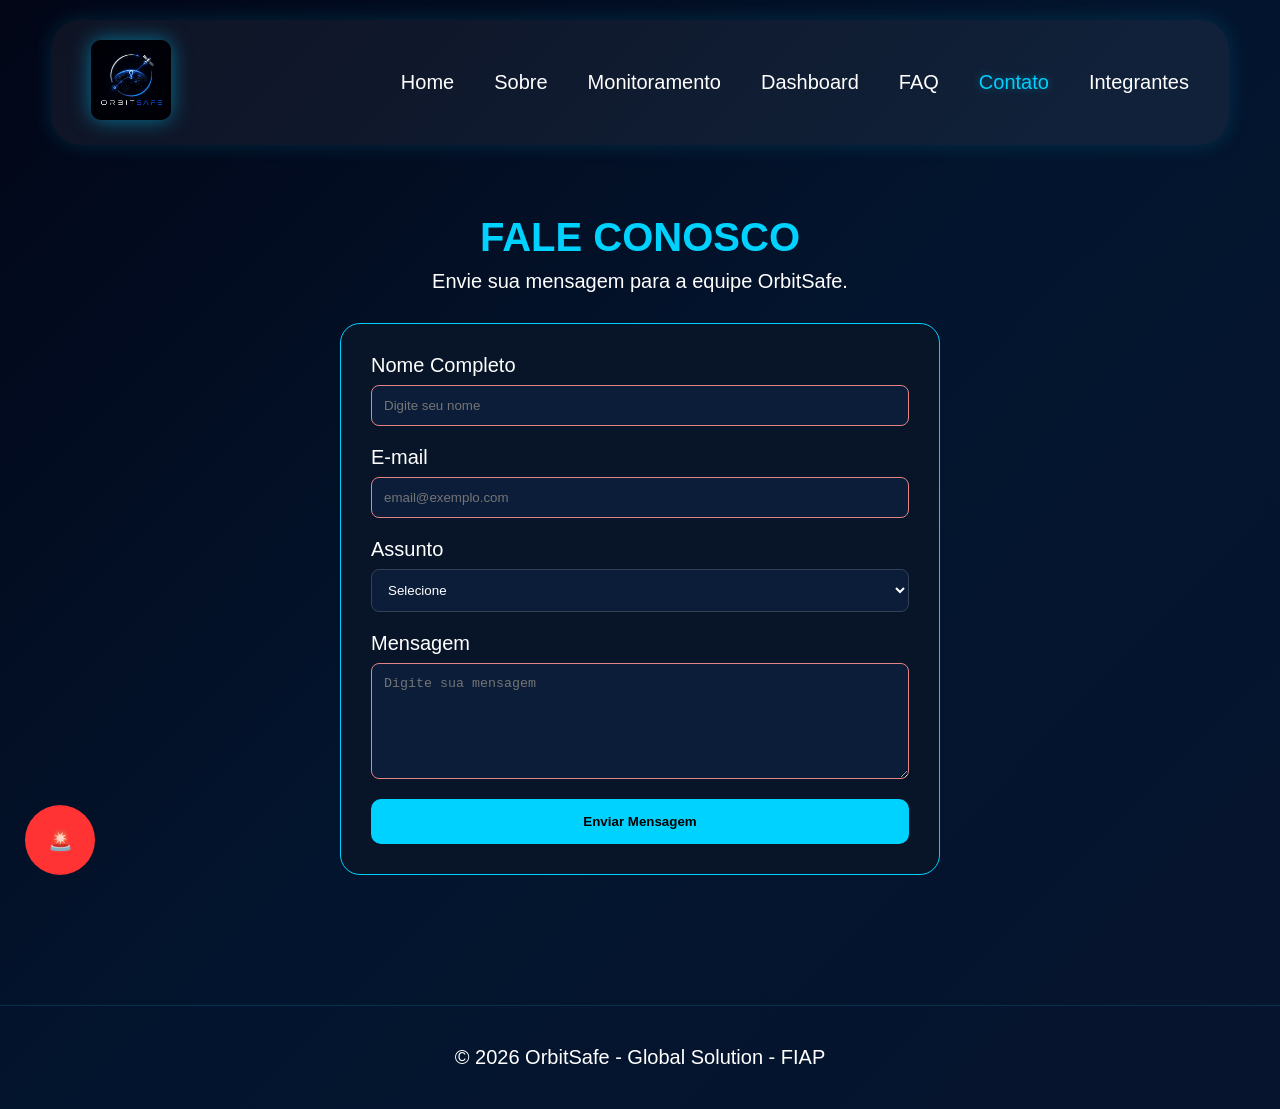
<file: FRONT-END DESIGN ENGINEERING/pages/contato.html>
<!doctype html>
<html lang="pt-br">
    <!-- Integração do chatbot IBM Watson Assistant -->
    <script>

        window.watsonAssistantChatOptions = {

            // ID da integração criada no IBM Watson
            integrationID: "79fb87eb-c816-4fd3-aa18-846c47cedc20",

            // Região onde o serviço está hospedado
            region: "https://integrations.us-south.assistant.watson.appdomain.cloud",

            // ID da instância do serviço Watson Assistant
            serviceInstanceID: "0177986c-b5c0-4d7f-a7f8-b4a819fe3eaa",

            // Renderiza o chatbot ao carregar
            onLoad: async (instance) => {
                await instance.render();
            }
        };

        // Carrega dinamicamente o script do chatbot
        setTimeout(function () {

            const t = document.createElement('script');

            t.src =
                "https://web-chat.global.assistant.watson.appdomain.cloud/versions/" +
                (window.watsonAssistantChatOptions.clientVersion || 'latest') +
                "/WatsonAssistantChatEntry.js";

            document.head.appendChild(t);

        });

    </script>

    <!-- Script principal do projeto -->
    <script src="../js/script.js"></script>
<head>

    <!-- Configurações básicas da página -->
    <meta charset="UTF-8">
    <meta name="viewport" content="width=device-width, initial-scale=1.0">

    <!-- Título exibido na aba do navegador -->
    <title>OrbitSafe - Contato</title>

    <!-- Arquivos de estilo da página -->
    <link rel="stylesheet" href="../css/main.css">
    <link rel="stylesheet" href="../css/contato.css">

</head>

<body>

    <!-- Cabeçalho principal com logo e menu de navegação -->
    <header class="cabecalho">

        <nav class="cabecalho__navbar">

            <a href="../index.html" class="cabecalho__logo">
                <img src="../assets/logo.png" alt="Logo OrbitSafe">
            </a>

            <button id="menu-toggle" class="cabecalho__hamburger">
                ☰
            </button>

            <ul class="cabecalho__lista" id="nav-menu">

                <li class="cabecalho__item">
                    <a class="cabecalho__link" href="../index.html">
                        Home
                    </a>
                </li>

                <li class="cabecalho__item">
                    <a class="cabecalho__link" href="sobre.html">
                        Sobre
                    </a>
                </li>

                <li class="cabecalho__item">
                    <a class="cabecalho__link" href="monitoramento.html">
                        Monitoramento
                    </a>
                </li>

                <li class="cabecalho__item">
                    <a class="cabecalho__link" href="dashboard.html">
                        Dashboard
                    </a>
                </li>

                <li class="cabecalho__item">
                    <a class="cabecalho__link" href="faq.html">
                        FAQ
                    </a>
                </li>

                <li class="cabecalho__item">
                    <a class="cabecalho__link cabecalho__link--active" href="contato.html">
                        Contato
                    </a>
                </li>

                <li class="cabecalho__item">
                    <a class="cabecalho__link" href="integrantes.html">
                        Integrantes
                    </a>
                </li>

            </ul>

        </nav>

    </header>

    <!-- Conteúdo principal da página -->
    <main class="contato">

        <!-- Título da seção de contato -->
        <section class="contato__titulo">

            <h1>FALE CONOSCO</h1>

            <p>
                Envie sua mensagem para a equipe OrbitSafe.
            </p>

        </section>



        <!-- Formulário de contato -->
        <section class="contato__formulario">

            <!-- Tratamento do envio via JavaScript -->
            <form id="form-contato">

                <!-- Campo Nome -->
                <div class="grupo-campo">

                    <label for="nome">
                        Nome Completo
                    </label>

                    <input type="text" id="nome" name="nome" required placeholder="Digite seu nome">

                </div>


                <!-- Campo E-mail -->
                <div class="grupo-campo">

                    <label for="email">
                        E-mail
                    </label>

                    <input type="email" id="email" name="email" required placeholder="email@exemplo.com">

                </div>


                <!-- Campo Assunto -->
                <div class="grupo-campo">

                    <label for="assunto">
                        Assunto
                    </label>

                    <select id="assunto" name="assunto" required>

                        <option value="">
                            Selecione
                        </option>

                        <option value="Suporte Técnico">
                            Suporte Técnico
                        </option>

                        <option value="Parcerias">
                            Parcerias
                        </option>

                        <option value="Defesa Civil">
                            Defesa Civil
                        </option>

                    </select>

                </div>


                <!-- Campo Mensagem -->
                <div class="grupo-campo">

                    <label for="mensagem">
                        Mensagem
                    </label>

                    <textarea id="mensagem" name="mensagem" rows="6" required
                        placeholder="Digite sua mensagem"></textarea>

                </div>


                <!-- Botão para envio do formulário -->
                <button type="submit" class="btn-principal">

                    Enviar Mensagem

                </button>

            </form>

        </section>

    </main>



    <!-- Rodapé do site -->
    <footer class="rodape">
        <p>© 2026 OrbitSafe - Global Solution - FIAP</p>
    </footer>

    <!-- Botão flutuante para abertura do SOS -->
    <button class="sos-btn" id="abrirSOS">
        🚨 
    </button>

    <!-- Janela modal utilizada para envio de alertas emergenciais -->
    <div class="sos-modal" id="modalSOS">

        <div class="sos-conteudo">

            <h3>🚨 Emergência</h3>

            <!-- Campo para identificação do usuário -->
            <input type="text" id="sos-nome" placeholder="Nome">

            <!-- Campo para informar localização -->
            <input type="text" id="sos-localizacao" placeholder="Localização">

            <!-- Campo para descrição da ocorrência -->
            <textarea id="sos-mensagem" placeholder="Descreva a situação"></textarea>

            <!-- Botão para envio do alerta -->
            <button class="sos-enviar" id="enviarSOS">
                Transmitir
            </button>

            <!-- Botão para fechar a janela -->
            <button class="sos-fechar" id="fecharSOS">
                Fechar
            </button>

        </div>

    </div>



</body>

</html>
</file>
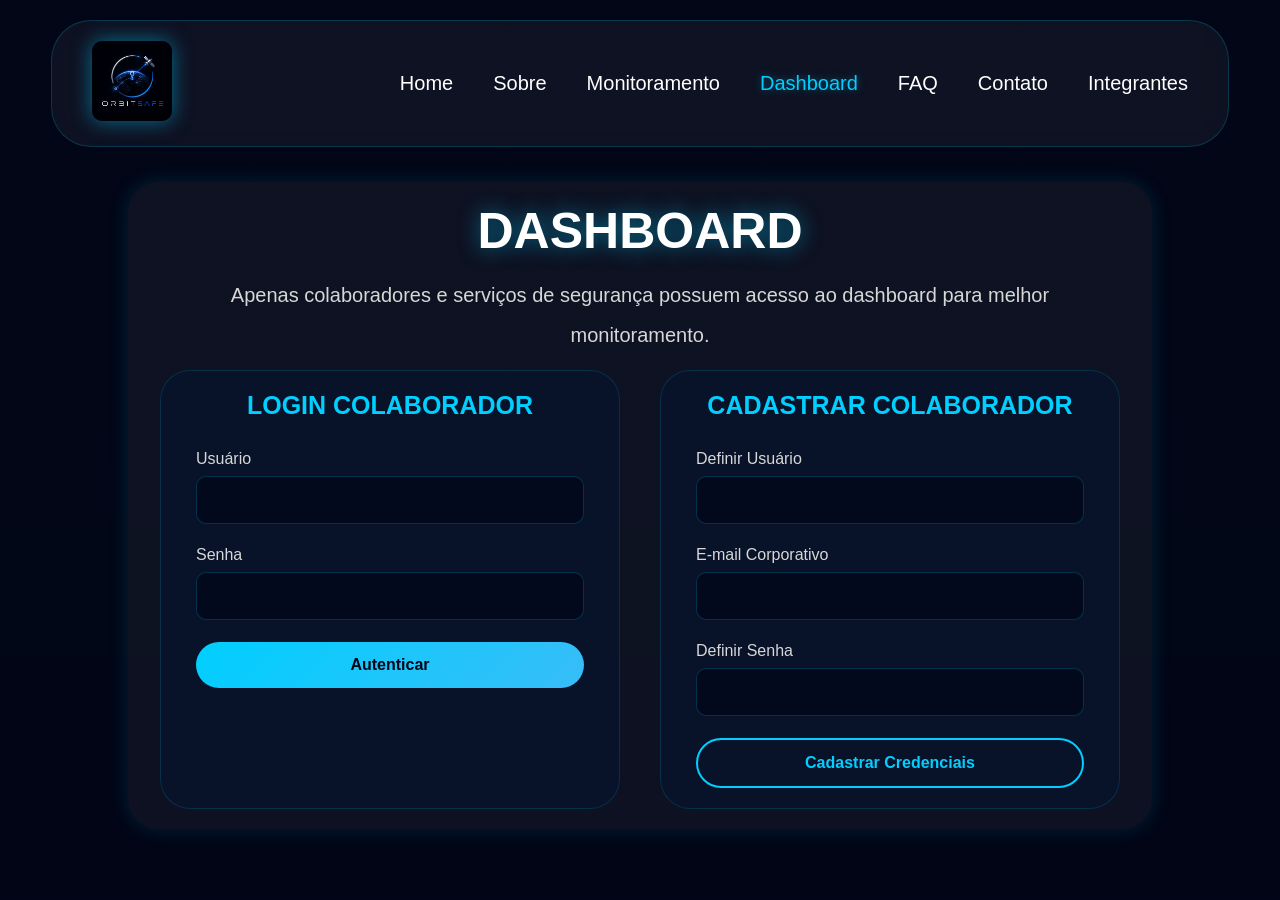
<file: FRONT-END DESIGN ENGINEERING/pages/dashboard.html>
<!DOCTYPE html>
<html lang="pt-BR">
<!-- Integração do chatbot IBM Watson Assistant -->

<script>
    window.watsonAssistantChatOptions = {
        integrationID: "79fb87eb-c816-4fd3-aa18-846c47cedc20", 
        region: "https://integrations.us-south.assistant.watson.appdomain.cloud", 
        serviceInstanceID: "0177986c-b5c0-4d7f-a7f8-b4a819fe3eaa", 
        onLoad: async (instance) => { await instance.render(); }
    };
    setTimeout(function () {
        const t = document.createElement('script');
        t.src = "https://web-chat.global.assistant.watson.appdomain.cloud/versions/" + (window.watsonAssistantChatOptions.clientVersion || 'latest') + "/WatsonAssistantChatEntry.js";
        document.head.appendChild(t);
    });
</script>

<!-- Script principal com as funcionalidades da página -->

<script src="../js/script.js"></script>

<head>
    <script>
        // Proteção de página: Se não estiver validado, expulsa para o login
        if (sessionStorage.getItem("logado") !== "true") {
            window.location.href = "login.html";
        }
    </script>

    <meta charset="UTF-8">
    <meta name="viewport" content="width=device-width, initial-scale=1.0">
    <meta name="description"
        content="OrbitSafe - Dashboard de monitoramento de dados, banda e relatórios da rede orbital de comunicação.">
    <title>OrbitSafe - Dashboard de Análise</title>


    <link rel="stylesheet" href="../css/main.css">
    <link rel="stylesheet" href="../css/dashboard.css">

</head>

<body>

    <!-- Cabeçalho principal com logo e menu de navegação -->

    <header class="cabecalho">

        <nav class="cabecalho__navbar">

            <a href="../index.html" class="cabecalho__logo">
                <img src="../assets/logo.png" alt="Logo OrbitSafe">
            </a>

            <button id="menu-toggle" class="cabecalho__hamburger">
                ☰
            </button>

            <ul class="cabecalho__lista" id="nav-menu">

                <li class="cabecalho__item">
                    <a class="cabecalho__link" href="../index.html">
                        Home
                    </a>
                </li>

                <li class="cabecalho__item">
                    <a class="cabecalho__link" href="./sobre.html">
                        Sobre
                    </a>
                </li>

                <li class="cabecalho__item">
                    <a class="cabecalho__link" href="./monitoramento.html">
                        Monitoramento
                    </a>
                </li>

                <li class="cabecalho__item">
                    <a class="cabecalho__link cabecalho__link--active" href="./dashboard.html">
                        Dashboard
                    </a>
                </li>

                <li class="cabecalho__item">
                    <a class="cabecalho__link" href="./faq.html">
                        FAQ
                    </a>
                </li>

                <li class="cabecalho__item">
                    <a class="cabecalho__link" href="./contato.html">
                        Contato
                    </a>
                </li>

                <li class="cabecalho__item">
                    <a class="cabecalho__link" href="./integrantes.html">
                        Integrantes
                    </a>
                </li>
                <a href="#" onclick="sessionStorage.removeItem('logado'); window.location.href='login.html';"
                    class="cabecalho__link" style="color: #ff4444;">Sair</a>
            </ul>

        </nav>

    </header>

    <!-- Área principal do dashboard -->

    <main class="container-dashboard" id="conteudo-principal">

        <section class="titulo-dashboard" aria-labelledby="header-dashboard">
            <h2 id="header-dashboard">📊 Dashboard de Análise de Dados</h2>
            <p>Análise estatística volumétrica de dados transmitidos e relatórios de resiliência de banda de emergência.
            </p>
        </section>

        <!-- Cards com os indicadores mais importantes do sistema -->

        <section class="grid-metricas" aria-label="Principais métricas operacionais">
            <div class="card-metrica">
                <h4>Dados Transmitidos</h4>
                <div class="valor-metrica" id="dado-trans">1.25 TB</div>
                <span class="tendencia alta">▲ +12% vs ontem</span>
            </div>
            <div class="card-metrica">
                <h4>Latência Média</h4>
                <div class="valor-metrica" id="latencia-med">18ms</div>
                <span class="tendencia baixa">▼ -2ms (Melhor)</span>
            </div>
            <div class="card-metrica">
                <h4>Uso de IA (Triagem)</h4>
                <div class="valor-metrica" id="ia-triagem">4.3k</div>
                <span class="tendencia alta">▲ +8% vs ontem</span>
            </div>
            <div class="card-metrica">
                <h4>Resiliência Total</h4>
                <div class="valor-metrica" id="resiliencia-tot">99.98%</div>
                <span class="tendencia estavel">■ Estável</span>
            </div>
        </section>

        <!-- Área que reúne os gráficos do dashboard -->

        <div class="grade-dashboard">

            <!-- Gráfico de fluxo de banda transmitida pelos satélites -->

            <section class="bloco-grafico" aria-labelledby="grafico-trafego">
                <h3 id="grafico-trafego">Fluxo de Banda de Emergência (Satélite)</h3>
                <div class="area-grafico-ficticio" role="img"
                    aria-label="Gráfico de linha mostrando um pico de consumo de dados às 14:00 na Região Sudeste, estabilizando logo em seguida.">
                    <svg class="chart-svg" viewBox="0 0 500 200" preserveAspectRatio="none">
                        <defs>
                            <linearGradient id="cyan-gradient" x1="0" y1="0" x2="0" y2="1">
                                <stop offset="0%" stop-color="var(--primary-cyan)"></stop>
                                <stop offset="100%" stop-color="var(--primary-blue)"></stop>
                            </linearGradient>
                            <linearGradient id="area-gradient" x1="0" y1="0" x2="0" y2="1">
                                <stop offset="0%" stop-color="rgba(0, 240, 255, 0.15)"></stop>
                                <stop offset="100%" stop-color="rgba(2, 6, 23, 0)"></stop>
                            </linearGradient>
                        </defs>
                        <line x1="0" y1="50" x2="500" y2="50" class="chart-grid-line"></line>
                        <line x1="0" y1="100" x2="500" y2="100" class="chart-grid-line"></line>
                        <line x1="0" y1="150" x2="500" y2="150" class="chart-grid-line"></line>
                        <path d="M0 160 Q 100 130 180 80 T 300 140 T 420 50 T 500 90 L 500 200 L 0 200 Z"
                            class="chart-line-bg"></path>
                        <path d="M0 160 Q 100 130 180 80 T 300 140 T 420 50 T 500 90" class="chart-line"></path>
                    </svg>
                </div>
            </section>

            <!-- Gráfico comparativo de resiliência por região -->
            <section class="bloco-grafico" aria-labelledby="grafico-resiliencia">
                <h3 id="grafico-resiliencia">Índice de Resiliência por Região</h3>
                <div class="area-grafico-ficticio" role="img"
                    aria-label="Gráfico de barras indicando 98% de resiliência na Região Sudeste, 75% na Região Norte, 88% na Nordeste, 92% na Sul e 85% na Centro-Oeste.">

                    <!-- Gráfico SVG de barras gerado dinamicamente via JavaScript -->
                    <div id="grafico-barras-svg" style="width:100%;height:280px;"></div>

                </div>
            </section>

            <!-- Tabela com o histórico das transmissões realizadas -->

            <section class="secao-tabela" aria-labelledby="titulo-tabela">
                <h3 id="titulo-tabela">Histórico Recente de Transmissões Orbitais</h3>
                <div class="tabela-wrapper">
                    <table class="tabela-dados">
                        <thead>
                            <tr>
                                <th>Satélite Origem</th>
                                <th>Banda (Mbps)</th>
                                <th>Região Assistida</th>
                                <th>Horário (UTC)</th>
                                <th>Canal Status</th>
                            </tr>
                        </thead>
                        <tbody>
                            <tr>
                                <td>OrbitSafe-03</td>
                                <td>450 Mbps</td>
                                <td>Litoral Sudeste</td>
                                <td>20:05:12</td>
                                <td><span class="badge-status ativo">Ativo</span></td>
                            </tr>
                            <tr>
                                <td>OrbitSafe-12</td>
                                <td>320 Mbps</td>
                                <td>Comunidade Norte</td>
                                <td>20:02:45</td>
                                <td><span class="badge-status ativo">Ativo</span></td>
                            </tr>
                            <tr>
                                <td>OrbitSafe-07</td>
                                <td>600 Mbps</td>
                                <td>Vale do Paraíba</td>
                                <td>19:58:30</td>
                                <td><span class="badge-status completo">Finalizado</span></td>
                            </tr>
                        </tbody>
                    </table>
                </div>

            </section>

            <p class="texto-satelite">Garantir canais de comunicação resilientes é o núcleo da solução OrbitSafe. Esta
                seção
                monitora o fluxo de dados e a integridade das transmissions destinadas a áreas sob alerta. A análise de
                banda e o status dos canais evitam apagões de dados, permitindo que órgãos de defesa civil tomem
                decisões
                baseadas em relatórios meteorológicos geoespaciais ininterruptos.</p>

    </main>

    <!-- Rodapé institucional do projeto -->

    <footer class="rodape">
        <p>© 2026 OrbitSafe - Global Solution - FIAP</p>
    </footer>

    <!-- Botão de acesso rápido para envio de SOS -->

    <button class="sos-btn" id="abrirSOS">
        🚨
    </button>

    <!-- Janela modal para envio de mensagens de emergência -->

    <div class="sos-modal" id="modalSOS">

        <div class="sos-conteudo">

            <h3>🚨 Emergência</h3>

            <input type="text" id="sos-nome" placeholder="Nome">

            <input type="text" id="sos-localizacao" placeholder="Localização">

            <textarea id="sos-mensagem" placeholder="Descreva a situação"></textarea>

            <button class="sos-enviar" id="enviarSOS">
                Transmitir
            </button>

            <button class="sos-fechar" id="fecharSOS">
                Fechar
            </button>

        </div>

    </div>



</body>

</html>
</file>
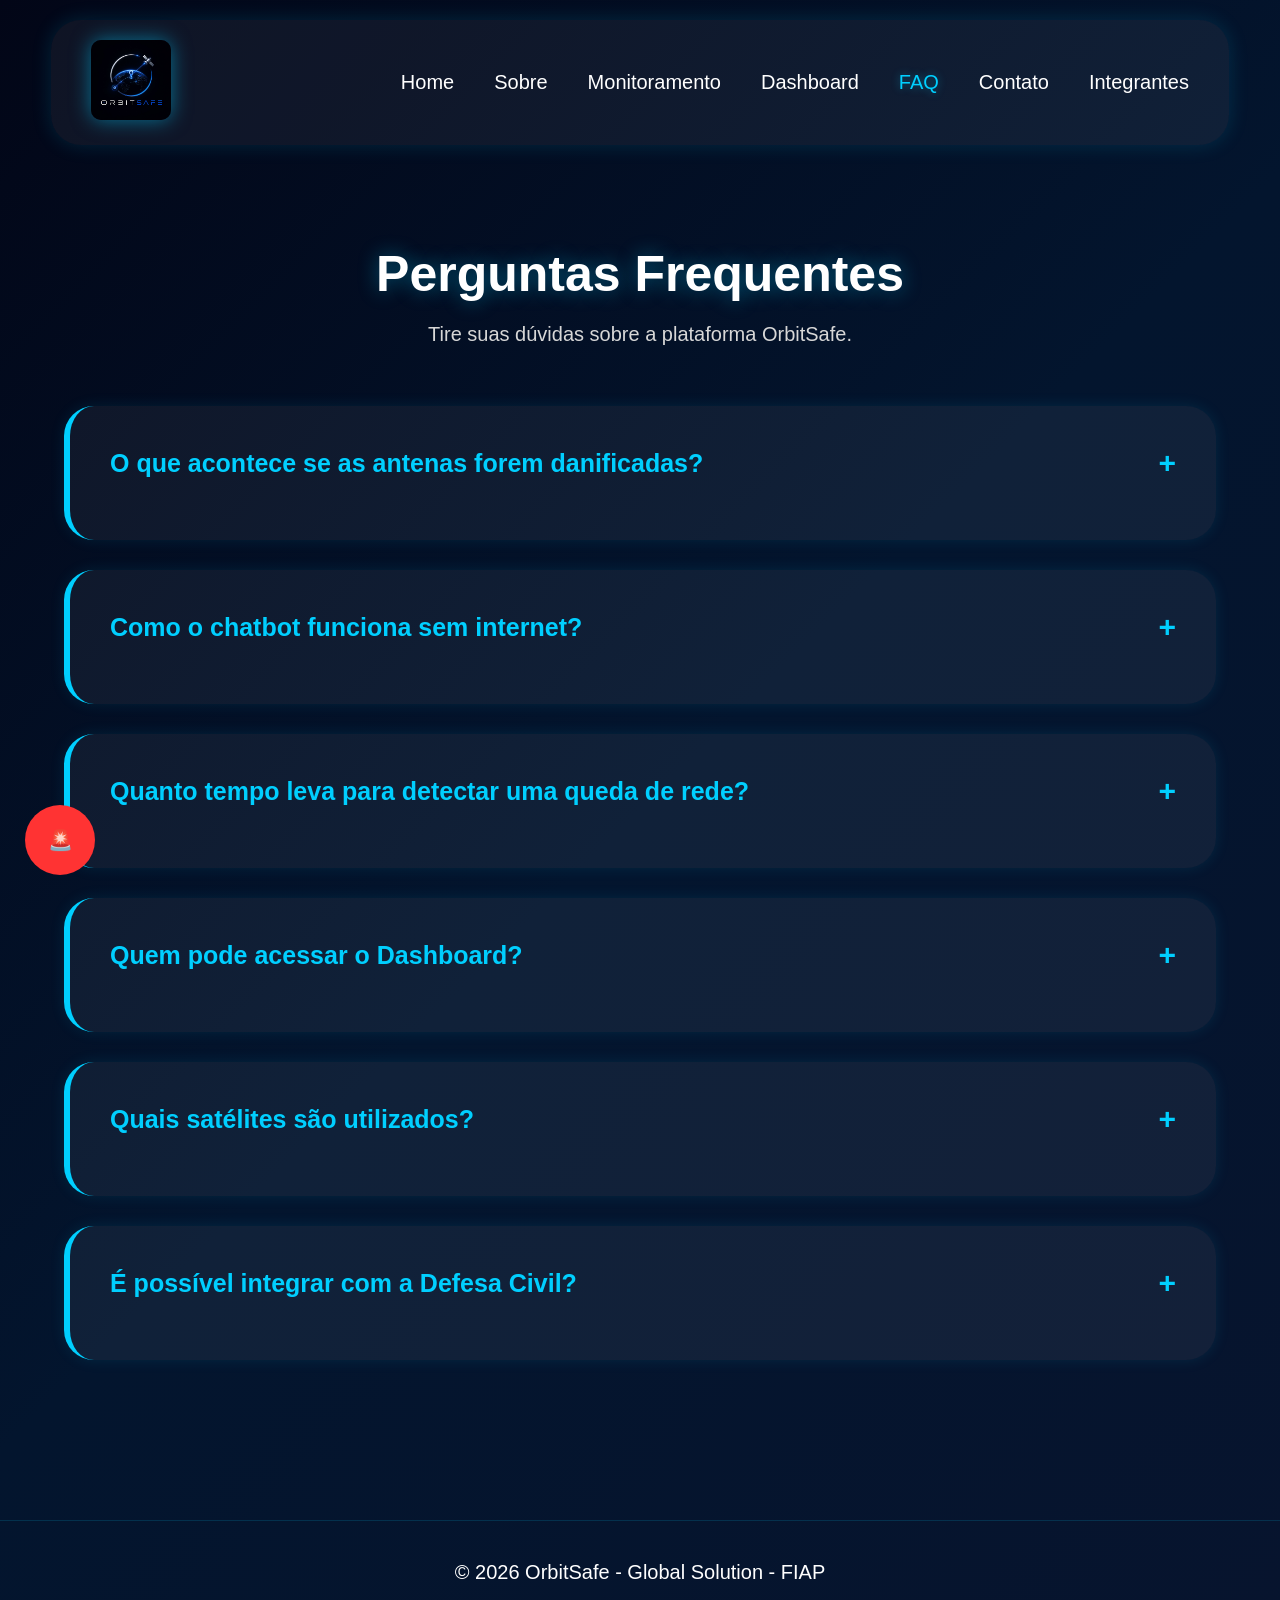
<file: FRONT-END DESIGN ENGINEERING/pages/faq.html>
<!doctype html>
<html lang="pt-br">
 <!-- Integração do chatbot IBM Watson Assistant -->
    <script>
        window.watsonAssistantChatOptions = {
            integrationID: "79fb87eb-c816-4fd3-aa18-846c47cedc20",
            region: "https://integrations.us-south.assistant.watson.appdomain.cloud",
            serviceInstanceID: "0177986c-b5c0-4d7f-a7f8-b4a819fe3eaa",
            onLoad: async (instance) => { await instance.render(); }
        };
        setTimeout(function () {
            const t = document.createElement('script');
            t.src = "https://web-chat.global.assistant.watson.appdomain.cloud/versions/" + (window.watsonAssistantChatOptions.clientVersion || 'latest') + "/WatsonAssistantChatEntry.js";
            document.head.appendChild(t);
        });
    </script>

    <!-- Script responsável pelas funcionalidades interativas da página -->
    <script src="../js/script.js"></script>
<head>

    <meta charset="UTF-8">
    <meta name="viewport" content="width=device-width, initial-scale=1.0">

    <title>OrbitSafe - FAQ</title>

    <link rel="stylesheet" href="../css/main.css">
    <link rel="stylesheet" href="../css/faq.css">

</head>

<body>

    <!-- Cabeçalho principal contendo a logo e o menu de navegação -->
    <header class="cabecalho">

        <nav class="cabecalho__navbar">

            <a href="../index.html" class="cabecalho__logo">
                <img src="../assets/logo.png" alt="Logo OrbitSafe">
            </a>

            <button id="menu-toggle" class="cabecalho__hamburger">
                ☰
            </button>

            <ul class="cabecalho__lista" id="nav-menu">

                <li class="cabecalho__item">
                    <a class="cabecalho__link" href="../index.html">
                        Home
                    </a>
                </li>

                <li class="cabecalho__item">
                    <a class="cabecalho__link" href="./sobre.html">
                        Sobre
                    </a>
                </li>

                <li class="cabecalho__item">
                    <a class="cabecalho__link" href="./monitoramento.html">
                        Monitoramento
                    </a>
                </li>

                <li class="cabecalho__item">
                    <a class="cabecalho__link" href="./dashboard.html">
                        Dashboard
                    </a>
                </li>

                <li class="cabecalho__item">
                    <a class="cabecalho__link cabecalho__link--active" href="./faq.html">
                        FAQ
                    </a>
                </li>

                <li class="cabecalho__item">
                    <a class="cabecalho__link" href="./contato.html">
                        Contato
                    </a>
                </li>

                <li class="cabecalho__item">
                    <a class="cabecalho__link" href="./integrantes.html">
                        Integrantes
                    </a>
                </li>

            </ul>

        </nav>

    </header>

    <!-- Conteúdo principal da página de perguntas frequentes -->
    <main class="faq">

        <!-- Seção de apresentação do FAQ -->
        <section class="faq__titulo">

            <h1>

                Perguntas Frequentes

            </h1>

            <p>

                Tire suas dúvidas sobre a plataforma OrbitSafe.

            </p>

        </section>

        <!-- Container que reúne as perguntas e respostas mais comuns -->
        <div class="faq__container">

            <!-- Pergunta sobre redundância de comunicação -->
            <section class="faq__card">

                <h2>

                    O que acontece se as antenas forem danificadas?

                </h2>

                <p>

                    Caso uma antena fique indisponível, o OrbitSafe utiliza a comunicação via satélite para manter o envio de informações. Quando ocorre uma falha na comunicação, o sistema prioriza rotas alternativas disponíveis para manter a transmissão dos dados, reduzindo o impacto da interrupção. Assim, o monitoramento continua funcionando mesmo em situações de emergência.

                </p>

            </section>

            <!-- Pergunta sobre funcionamento do chatbot em áreas sem internet -->
            <section class="faq__card">

                <h2>

                    Como o chatbot funciona sem internet?

                </h2>

                <p>

                    Mesmo sem acesso a uma rede de internet, os dados são transmitidos através dos satélites de órbita baixa, que permitem que essa comunicação possa ser mantida por redes via satélite ou outras infraestruturas de emergência.

                </p>

            </section>

            <!-- Pergunta sobre o tempo de detecção de falhas -->
            <section class="faq__card">

                <h2>

                    Quanto tempo leva para detectar uma queda de rede?

                </h2>

                <p>

                    A detecção é praticamente imediata. O sistema monitora constantemente a comunicação e identifica interrupções em poucos segundos, permitindo uma resposta rápida de aproximadamente 30 segundos.

                </p>

            </section>

            <!-- Pergunta sobre permissões de acesso ao dashboard -->
            <section class="faq__card">

                <h2>

                    Quem pode acessar o Dashboard?

                </h2>

                <p>

                    O Dashboard é destinado a órgãos responsáveis pelo monitoramento, como equipes de emergência, Defesa Civil e administradores autorizados, garantindo acesso seguro às informações.

                </p>

            </section>

            <!-- Pergunta sobre os satélites utilizados pela solução -->
            <section class="faq__card">

                <h2>

                    Quais satélites são utilizados?

                </h2>

                <p>

                    O OrbitSafe é um projeto idealizado para ser compatível com redes de comunicação via satélite utilizadas em monitoramento e resposta a desastres, como os Satélites de órbita terrestre baixa (LEO).

                </p>

            </section>

            <!-- Pergunta sobre integração com órgãos de emergência -->
            <section class="faq__card">

                <h2>

                    É possível integrar com a Defesa Civil?

                </h2>

                <p>

                    Sim. O sistema foi projetado para facilitar a integração com órgãos públicos, permitindo o compartilhamento de alertas e informações que auxiliem nas operações de resposta e resgate.

                </p>

            </section>

        </div>

    </main>

    <!-- Rodapé com informações institucionais do projeto -->
    <footer class="rodape">
        <p>© 2026 OrbitSafe - Global Solution - FIAP</p>
    </footer>

    <!-- Botão de acesso rápido para envio de alertas SOS -->
    <button class="sos-btn" id="abrirSOS">
        🚨
    </button>

    <!-- Modal utilizado para registrar solicitações de emergência -->
    <div class="sos-modal" id="modalSOS">

        <div class="sos-conteudo">

            <h3>🚨 Emergência</h3>

            <input type="text" id="sos-nome" placeholder="Nome">

            <input type="text" id="sos-localizacao" placeholder="Localização">

            <textarea id="sos-mensagem" placeholder="Descreva a situação"></textarea>

            <button class="sos-enviar" id="enviarSOS">
                Transmitir
            </button>

            <button class="sos-fechar" id="fecharSOS">
                Fechar
            </button>

        </div>

    </div>

   

</body>

</html>
</file>
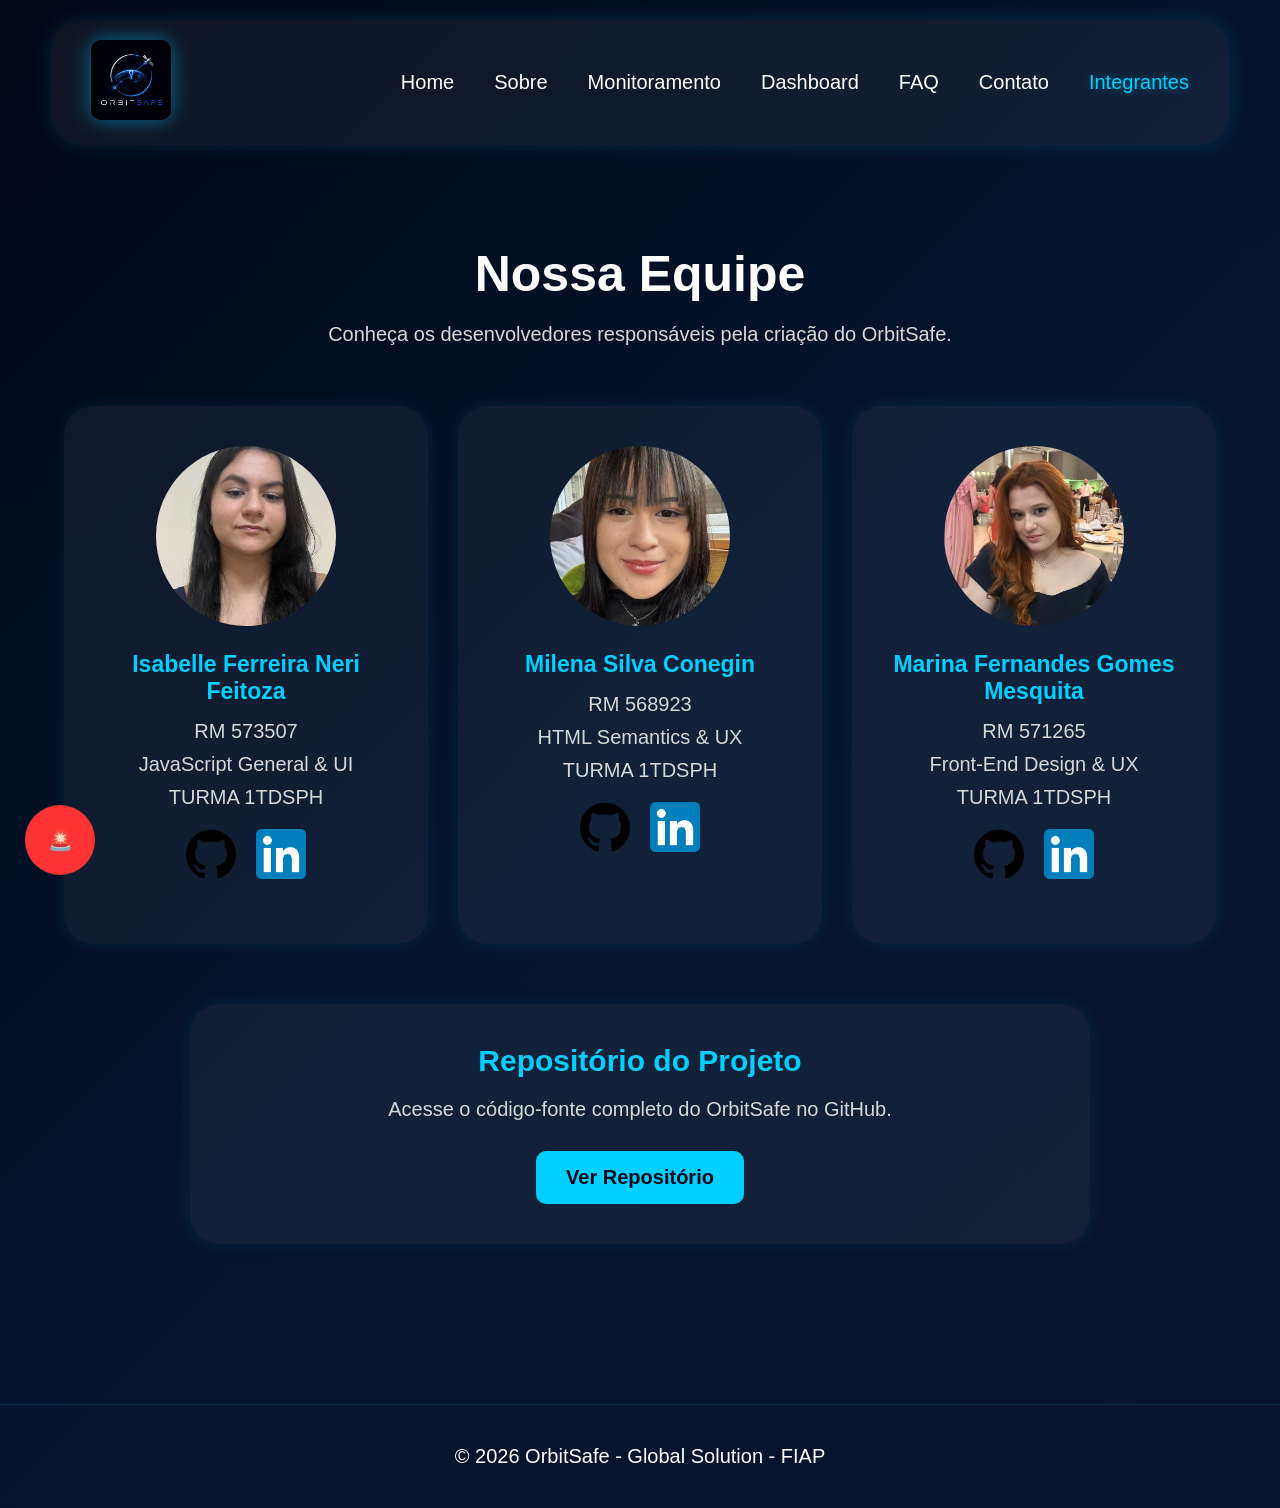
<file: FRONT-END DESIGN ENGINEERING/pages/integrantes.html>
<!doctype html>
<html lang="pt-br">
  <!-- Integração do chatbot IBM Watson Assistant -->
    <script>
        window.watsonAssistantChatOptions = {
            integrationID: "79fb87eb-c816-4fd3-aa18-846c47cedc20",
            region: "https://integrations.us-south.assistant.watson.appdomain.cloud",
            serviceInstanceID: "0177986c-b5c0-4d7f-a7f8-b4a819fe3eaa",
            onLoad: async (instance) => { await instance.render(); }
        };
        setTimeout(function () {
            const t = document.createElement('script');
            t.src = "https://web-chat.global.assistant.watson.appdomain.cloud/versions/" + (window.watsonAssistantChatOptions.clientVersion || 'latest') + "/WatsonAssistantChatEntry.js";
            document.head.appendChild(t);
        });
    </script>

    <!-- Script responsável pelas funcionalidades interativas da página -->
    <script src="../js/script.js"></script>
<head>

    <meta charset="UTF-8">
    <meta name="viewport" content="width=device-width, initial-scale=1.0">

    <title>OrbitSafe - Integrantes</title>

    <link rel="stylesheet" href="../css/main.css">
    <link rel="stylesheet" href="../css/integrantes.css">

</head>

<body>

    <!-- Cabeçalho principal contendo a logo e o menu de navegação -->
    <header class="cabecalho">

        <nav class="cabecalho__navbar">

            <a href="../index.html" class="cabecalho__logo">
                <img src="../assets/logo.png" alt="Logo OrbitSafe">
            </a>

            <button id="menu-toggle" class="cabecalho__hamburger">
                ☰
            </button>

            <ul class="cabecalho__lista" id="nav-menu">

                <li class="cabecalho__item">
                    <a class="cabecalho__link" href="../index.html">Home</a>
                </li>

                <li class="cabecalho__item">
                    <a class="cabecalho__link" href="./sobre.html">Sobre</a>
                </li>

                <li class="cabecalho__item">
                    <a class="cabecalho__link" href="./monitoramento.html">Monitoramento</a>
                </li>

                <li class="cabecalho__item">
                    <a class="cabecalho__link" href="./dashboard.html">Dashboard</a>
                </li>

                <li class="cabecalho__item">
                    <a class="cabecalho__link" href="./faq.html">FAQ</a>
                </li>

                <li class="cabecalho__item">
                    <a class="cabecalho__link" href="./contato.html">Contato</a>
                </li>

                <li class="cabecalho__item">
                    <a class="cabecalho__link cabecalho__link--active" href="./integrantes.html">
                        Integrantes
                    </a>
                </li>

            </ul>

        </nav>

    </header>

    <!-- Conteúdo principal da página de integrantes -->
    <main class="integrantes">

        <!-- Seção de apresentação da equipe do projeto -->
        <section class="integrantes__titulo">

            <h1>Nossa Equipe</h1>

            <p>
                Conheça os desenvolvedores responsáveis pela criação do OrbitSafe.
            </p>

        </section>

        <!-- Container que reúne todos os membros da equipe -->
        <div class="integrantes__container">

            <!-- Card com informações da integrante Isabelle -->
            <section class="integrante">

                <img src="../assets/integranteIsabelle.png" alt="Isabelle Ferreira">

                <h2>Isabelle Ferreira Neri Feitoza</h2>

                <p>RM 573507</p>

                <p>JavaScript General & UI</p>

                <p>TURMA 1TDSPH</p>

                <div class="integrante__links">

                    <a href="https://github.com/isabelleferreiraa" target="_blank">

                        <img src="../assets/github.png" alt="GitHub">

                    </a>

                    <a href="https://www.linkedin.com/in/isabelle-ferreira-8844593ab/" target="_blank">

                        <img src="../assets/linkedin.png" alt="LinkedIn">

                    </a>

                </div>

            </section>


            <!-- Card com informações da integrante Milena -->
            <section class="integrante">

                <img src="../assets/integranteMilena.png" alt="Milena Conegin">

                <h2>Milena Silva Conegin</h2>

                <p>RM 568923</p>

                <p>HTML Semantics & UX</p>

                <p>TURMA 1TDSPH</p>

                <div class="integrante__links">

                    <a href="https://github.com/MilenaConegin" target="_blank">

                        <img src="../assets/github.png" alt="GitHub">

                    </a>

                    <a href="https://www.linkedin.com/in/milena-conegin-996b22269" target="_blank">

                        <img src="../assets/linkedin.png" alt="LinkedIn">

                    </a>

                </div>

            </section>

            <!-- Card com informações da integrante Marina -->
            <section class="integrante">

                <img src="../assets/integranteMarina.png" alt="Marina Fernandes">

                <h2>Marina Fernandes Gomes Mesquita</h2>

                <p>RM 571265</p>

                <p>Front-End Design & UX</p>

                <p>TURMA 1TDSPH</p>

                <div class="integrante__links">

                    <a href="https://github.com/marifernandesgm" target="_blank">

                        <img src="../assets/github.png" alt="GitHub">

                    </a>

                    <a href="https://www.linkedin.com/in/marifernandesgm-58460a40a" target="_blank">

                        <img src="../assets/linkedin.png" alt="LinkedIn">

                    </a>

                </div>

            </section>

        </div>

        <!-- Seção que disponibiliza o acesso ao repositório do projeto -->
        <section class="repositorio">

            <h2>Repositório do Projeto</h2>

            <p>
                Acesse o código-fonte completo do OrbitSafe no GitHub.
            </p>

            <a href="https://github.com/isabelleferreiraa/ORBITSAFE-Global-Solution" target="_blank" class="repositorio__botao">

                Ver Repositório

            </a>

        </section>

    </main>

    <!-- Rodapé com informações institucionais do projeto -->
    <footer class="rodape">
        <p>© 2026 OrbitSafe - Global Solution - FIAP</p>
    </footer>

    <!-- Botão de acesso rápido para envio de alertas SOS -->
    <button class="sos-btn" id="abrirSOS">
        🚨
    </button>

    <!-- Modal utilizado para registrar solicitações de emergência -->
    <div class="sos-modal" id="modalSOS">

        <div class="sos-conteudo">

            <h3>🚨 Emergência</h3>

            <input type="text" id="sos-nome" placeholder="Nome">

            <input type="text" id="sos-localizacao" placeholder="Localização">

            <textarea id="sos-mensagem" placeholder="Descreva a situação"></textarea>

            <button class="sos-enviar" id="enviarSOS">
                Transmitir
            </button>

            <button class="sos-fechar" id="fecharSOS">
                Fechar
            </button>

        </div>

    </div>

  

</body>

</html>
</file>
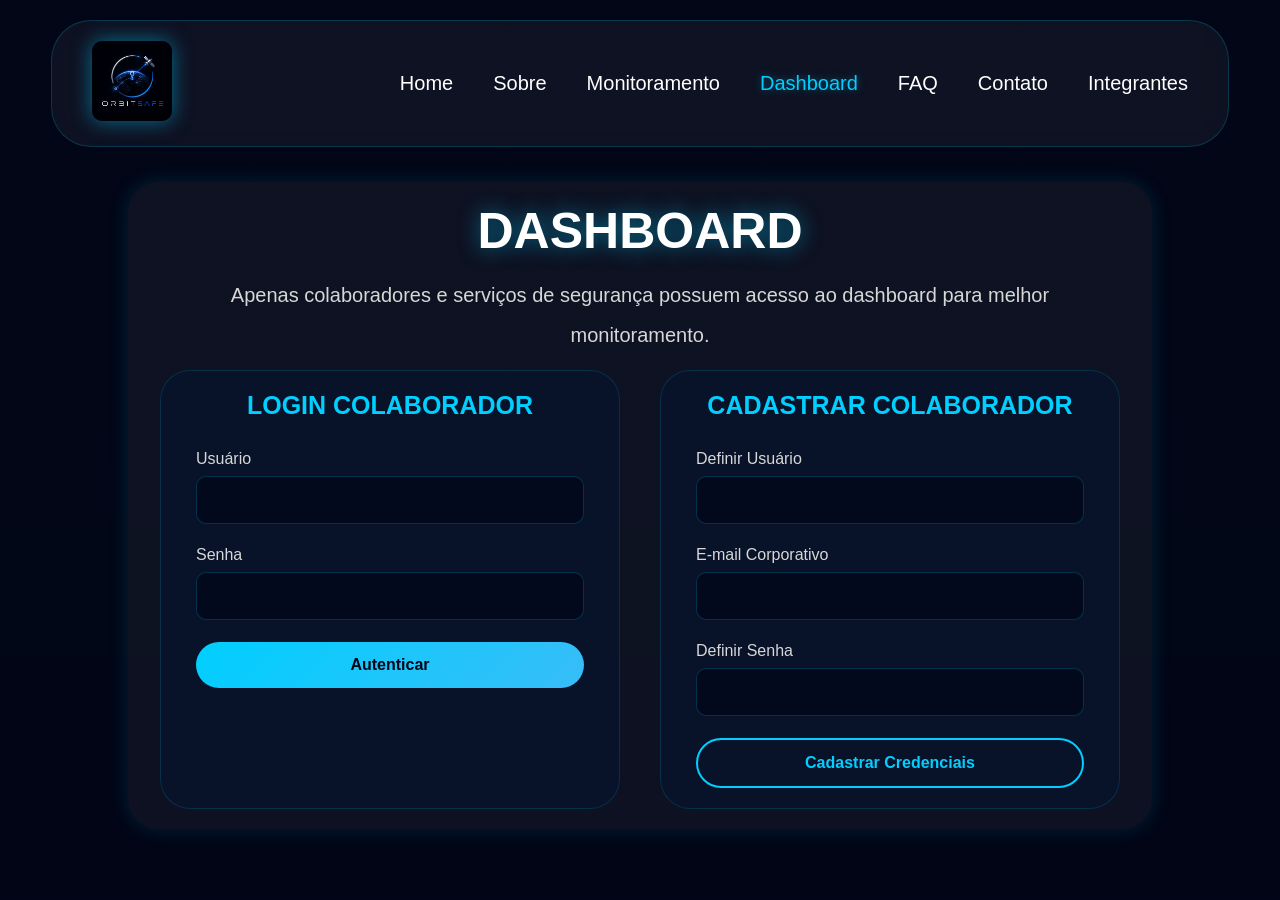
<file: FRONT-END DESIGN ENGINEERING/pages/login.html>
<!DOCTYPE html>
<html lang="pt-br">

<head>
    <meta charset="UTF-8">
    <meta name="viewport" content="width=device-width, initial-scale=1.0">
    <title>OrbitSafe - Autenticação</title>
    <link class="css-page" rel="stylesheet" href="../css/login.css">
</head>

<body>

    <header class="cabecalho">
        <nav class="cabecalho__navbar">
            <div class="cabecalho__logo">
                <img src="../assets/logo.png" alt="OrbitSafe Logo">
            </div>

            <button class="cabecalho__hamburger">☰</button>

            <ul class="cabecalho__lista">
                <li><a href="../index.html" class="cabecalho__link">Home</a></li>
                <li><a href="sobre.html" class="cabecalho__link">Sobre</a></li>
                <li><a href="monitoramento.html" class="cabecalho__link">Monitoramento</a></li>
                <li><a href="login.html" class="cabecalho__link">Dashboard</a></li>
                <li><a href="faq.html" class="cabecalho__link">FAQ</a></li>
                <li><a href="contato.html" class="cabecalho__link">Contato</a></li>
                <li><a href="integrantes.html" class="cabecalho__link">Integrantes</a></li>
            </ul>
        </nav>
    </header>

    <div class="auth-wrapper">

        <div class="auth-header">
            <h1 class="auth-header__title">DASHBOARD</h1>
            <p class="auth-header__subtitle">Apenas colaboradores e serviços de segurança possuem acesso ao dashboard
                para melhor monitoramento.</p>
        </div>

        <main class="auth-container">

            <section class="auth-card">
                <h2>LOGIN COLABORADOR </h2>
                <form id="formLogin">
                    <div class="form-group">
                        <label for="loginUsuario">Usuário</label>
                        <input type="text" id="loginUsuario" required autocomplete="off">
                    </div>
                    <div class="form-group">
                        <label for="loginSenha">Senha</label>
                        <input type="password" id="loginSenha" required>
                    </div>
                    <button type="submit" class="btn-auth">Autenticar</button>
                    <div id="msgErroLogin" class="msg-feedback erro">❌ Usuário ou senha incorretos.</div>
                </form>
            </section>

            <section class="auth-card">
                <h2>Cadastrar Colaborador</h2>
                <form id="formCadastro">
                    <div class="form-group">
                        <label for="cadUsuario">Definir Usuário</label>
                        <input type="text" id="cadUsuario" required autocomplete="off">
                    </div>

                    <div class="form-group">
                        <label for="cadEmail">E-mail Corporativo</label>
                        <input type="email" id="cadEmail" required autocomplete="off">
                    </div>

                    <div class="form-group">
                        <label for="cadSenha">Definir Senha</label>
                        <input type="password" id="cadSenha" required>
                    </div>
                    <button type="submit" class="btn-auth btn-cadastro">Cadastrar Credenciais</button>
                    <div id="msgSucessoCad" class="msg-feedback sucesso">Cadastro realizado com sucesso!</div>
                    <div id="msgErroCad" class="msg-feedback erro">❌ Usuário já existente no sistema.</div>
                </form>
            </section>

        </main>


    <script src="../js/script.js"></script>
</body>

</html>
</file>
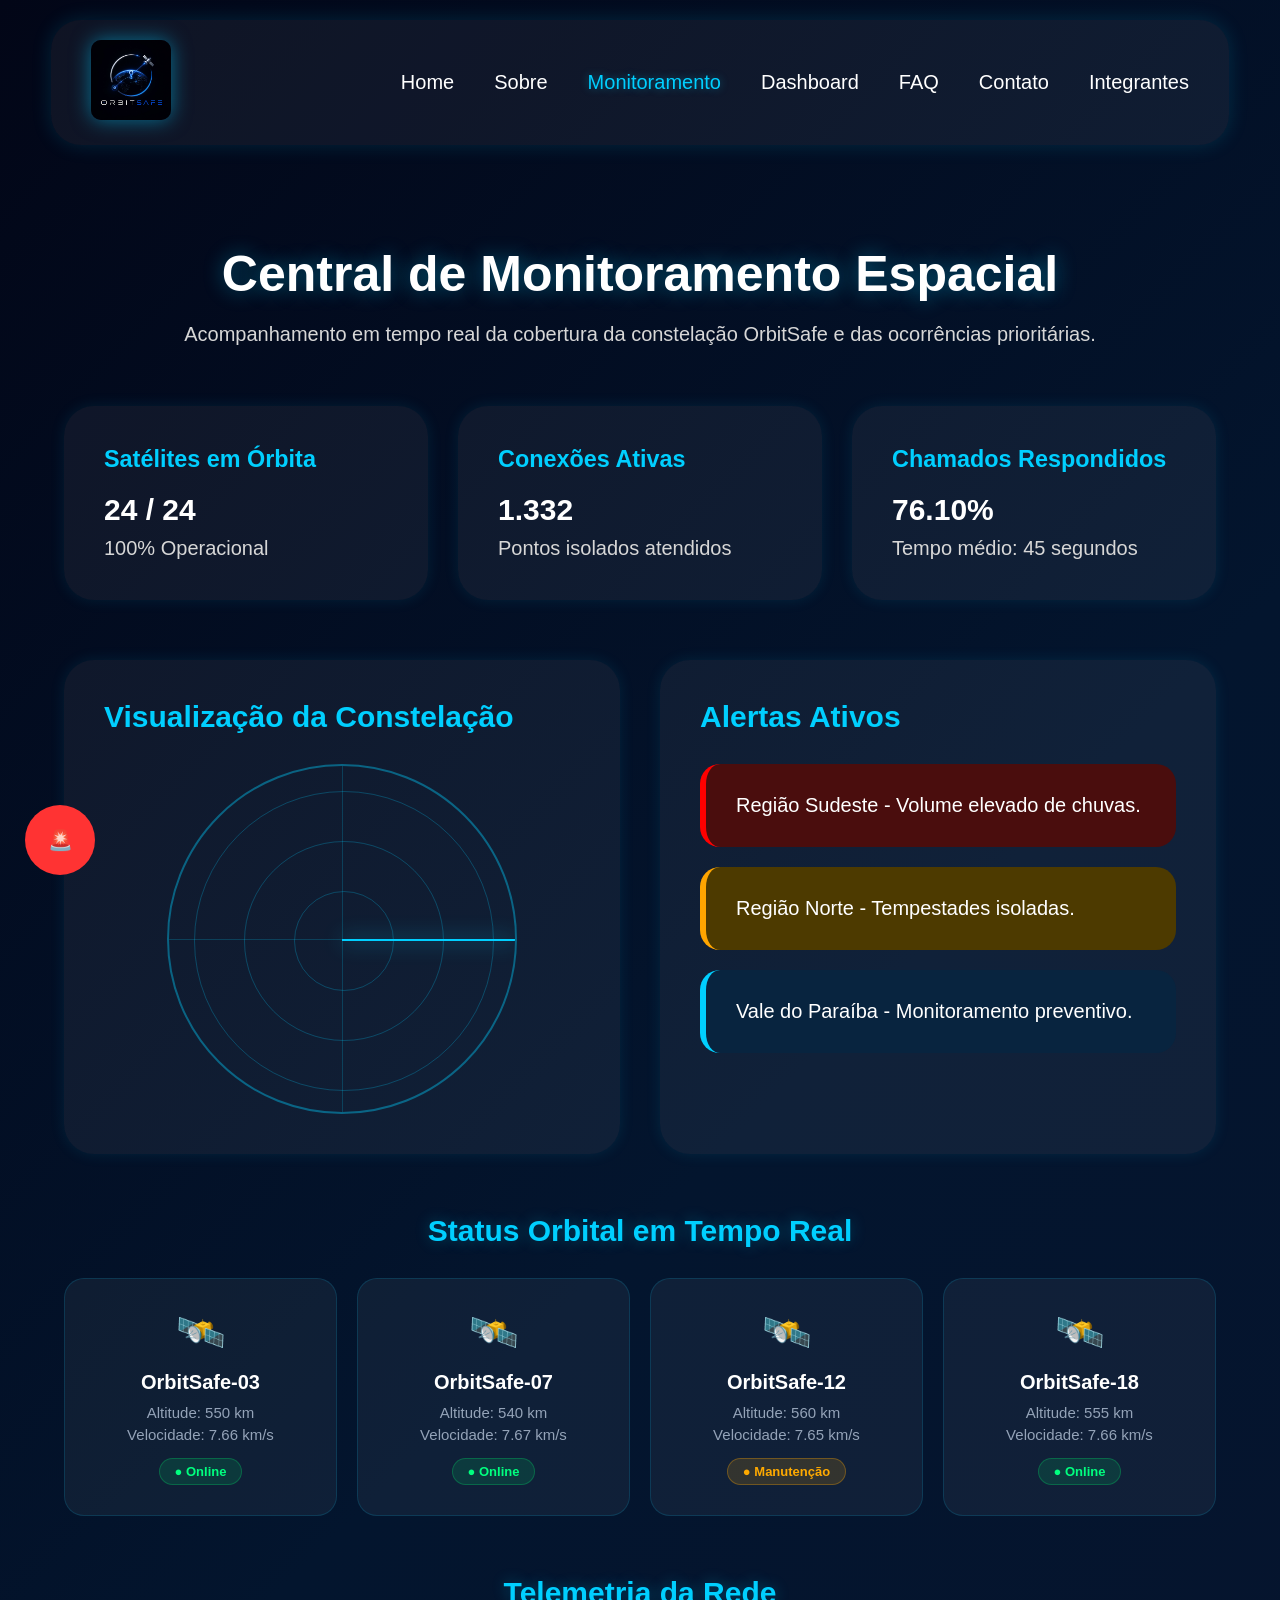
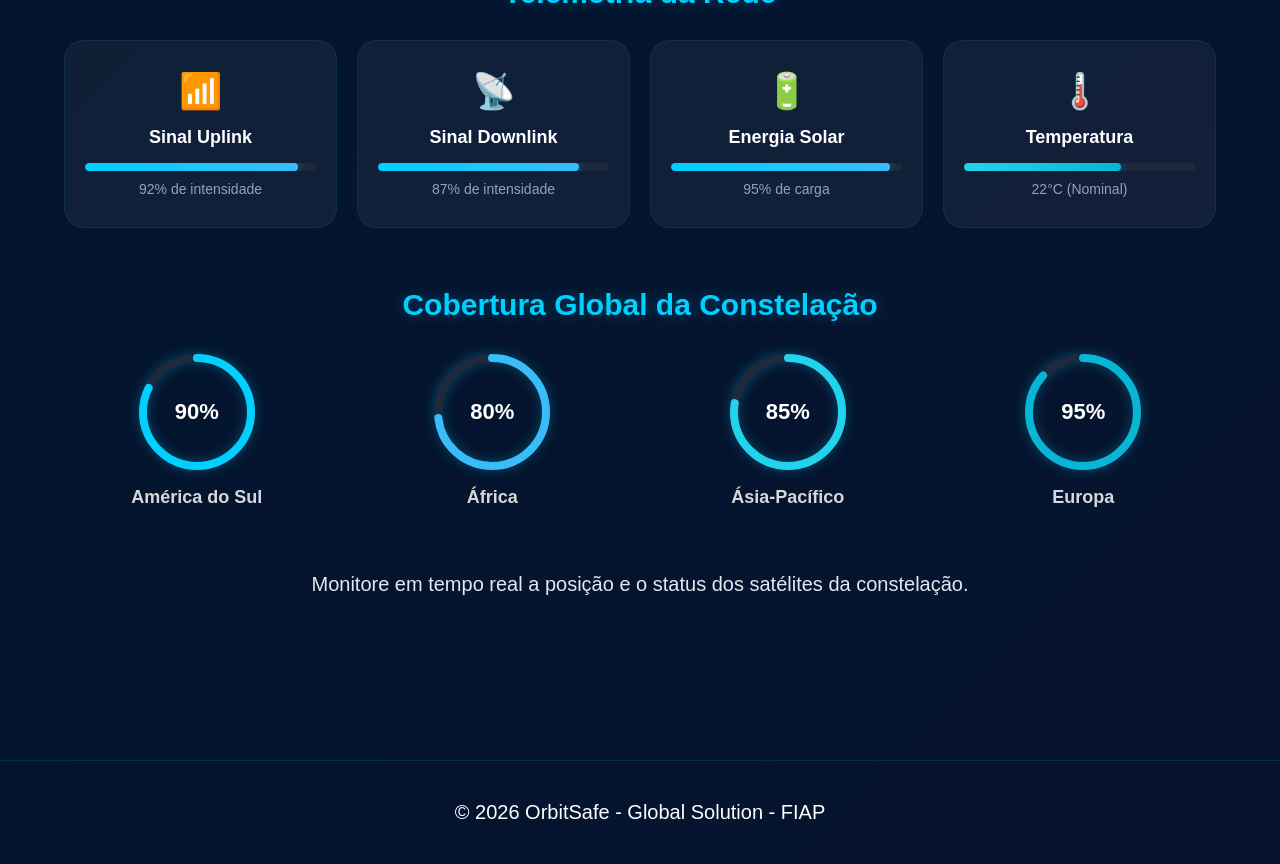
<file: FRONT-END DESIGN ENGINEERING/pages/monitoramento.html>
<!doctype html>
<html lang="pt-br">
  <!-- Integração do chatbot IBM Watson Assistant -->
    <script>
        window.watsonAssistantChatOptions = {
            integrationID: "79fb87eb-c816-4fd3-aa18-846c47cedc20",
            region: "https://integrations.us-south.assistant.watson.appdomain.cloud",
            serviceInstanceID: "0177986c-b5c0-4d7f-a7f8-b4a819fe3eaa",
            onLoad: async (instance) => { await instance.render(); }
        };
        setTimeout(function () {
            const t = document.createElement('script');
            t.src = "https://web-chat.global.assistant.watson.appdomain.cloud/versions/" + (window.watsonAssistantChatOptions.clientVersion || 'latest') + "/WatsonAssistantChatEntry.js";
            document.head.appendChild(t);
        });
    </script>

    <!-- Script responsável pelas funcionalidades interativas da página -->
    <script src="../js/script.js"></script>
<head>

    <meta charset="UTF-8">
    <meta name="viewport" content="width=device-width, initial-scale=1.0">

    <title>OrbitSafe - Monitoramento</title>

    <link rel="stylesheet" href="../css/main.css">
    <link rel="stylesheet" href="../css/monitoramento.css">

</head>

<body>

    <!-- Cabeçalho principal contendo a logo e o menu de navegação -->
    <header class="cabecalho">

        <nav class="cabecalho__navbar">

            <a href="../index.html" class="cabecalho__logo">
                <img src="../assets/logo.png" alt="Logo OrbitSafe">
            </a>

            <button id="menu-toggle" class="cabecalho__hamburger">
                ☰
            </button>

            <ul class="cabecalho__lista" id="nav-menu">

                <li class="cabecalho__item">
                    <a class="cabecalho__link" href="../index.html">
                        Home
                    </a>
                </li>

                <li class="cabecalho__item">
                    <a class="cabecalho__link" href="./sobre.html">
                        Sobre
                    </a>
                </li>

                <li class="cabecalho__item">
                    <a class="cabecalho__link cabecalho__link--active" href="./monitoramento.html">
                        Monitoramento
                    </a>
                </li>

                <li class="cabecalho__item">
                    <a class="cabecalho__link" href="./dashboard.html">
                        Dashboard
                    </a>
                </li>

                <li class="cabecalho__item">
                    <a class="cabecalho__link" href="./faq.html">
                        FAQ
                    </a>
                </li>

                <li class="cabecalho__item">
                    <a class="cabecalho__link" href="./contato.html">
                        Contato
                    </a>
                </li>

                <li class="cabecalho__item">
                    <a class="cabecalho__link" href="./integrantes.html">
                        Integrantes
                    </a>
                </li>

            </ul>

        </nav>

    </header>

    <!-- Conteúdo principal da central de monitoramento -->
    <main class="container-monitoramento">

        <!-- Seção de apresentação da central de monitoramento -->
        <section class="titulo-central">

            <h1>

                Central de Monitoramento Espacial

            </h1>

            <p>

                Acompanhamento em tempo real da cobertura da constelação OrbitSafe e das ocorrências prioritárias.

            </p>

        </section>

        <!-- Cards com os principais indicadores operacionais do sistema -->
        <div class="cards-indicadores">

            <!-- Indicador da quantidade de satélites em operação -->
            <section class="card">

                <h3>Satélites em Órbita</h3>

                <p class="numero">

                    24 / 24

                </p>

                <p class="status">

                    100% Operacional

                </p>

            </section>

            <!-- Indicador das conexões ativas da plataforma -->
            <section class="card">

                <h3>Conexões Ativas</h3>

                <p class="numero">

                    1.420

                </p>

                <p class="status">

                    Pontos isolados atendidos

                </p>

            </section>

            <!-- Indicador da taxa de resposta aos chamados -->
            <section class="card">

                <h3>Chamados Respondidos</h3>

                <p class="numero">

                    98,4%

                </p>

                <p class="status">

                    Tempo médio: 45 segundos

                </p>

            </section>

        </div>

        <!-- Painel principal contendo radar e alertas ativos -->
        <div class="painel-grade">

            <!-- Área de visualização da constelação de satélites -->
            <section class="bloco-mapa">

                <h2>

                    Visualização da Constelação

                </h2>

                <div class="mapa-ficticio">

                    <!-- Elementos visuais que simulam um radar de monitoramento -->
                    <div class="radar-container">

                        <div class="radar-ring"></div>

                        <div class="radar-ring"></div>

                        <div class="radar-ring"></div>

                        <div class="radar-axis-h"></div>

                        <div class="radar-axis-v"></div>

                        <div class="radar-sweep"></div>

                    </div>

                </div>

            </section>

            <!-- Área responsável por exibir alertas e ocorrências monitoradas -->
            <section class="bloco-ocorrencias">

                <h2>

                    Alertas Ativos

                </h2>

                <ul class="lista-alertas">

                    <li class="alerta critico">

                        Região Sudeste - Volume elevado de chuvas.

                    </li>

                    <li class="alerta moderado">

                        Região Norte - Tempestades isoladas.

                    </li>

                    <li class="alerta informativo">

                        Vale do Paraíba - Monitoramento preventivo.

                    </li>

                </ul>

            </section>

        </div>

        <!-- Painel de Status Orbital dos Satélites -->
        <section class="painel-status-orbital">
            <h2>Status Orbital em Tempo Real</h2>
            <div class="orbita-grid">
                <div class="satelite-status">
                    <div class="satelite-icone">🛰️</div>
                    <h3>OrbitSafe-03</h3>
                    <p class="orbita-info">Altitude: 550 km</p>
                    <p class="orbita-info">Velocidade: 7.66 km/s</p>
                    <span class="badge-orbital online">● Online</span>
                </div>
                <div class="satelite-status">
                    <div class="satelite-icone">🛰️</div>
                    <h3>OrbitSafe-07</h3>
                    <p class="orbita-info">Altitude: 540 km</p>
                    <p class="orbita-info">Velocidade: 7.67 km/s</p>
                    <span class="badge-orbital online">● Online</span>
                </div>
                <div class="satelite-status">
                    <div class="satelite-icone">🛰️</div>
                    <h3>OrbitSafe-12</h3>
                    <p class="orbita-info">Altitude: 560 km</p>
                    <p class="orbita-info">Velocidade: 7.65 km/s</p>
                    <span class="badge-orbital manutencao">● Manutenção</span>
                </div>
                <div class="satelite-status">
                    <div class="satelite-icone">🛰️</div>
                    <h3>OrbitSafe-18</h3>
                    <p class="orbita-info">Altitude: 555 km</p>
                    <p class="orbita-info">Velocidade: 7.66 km/s</p>
                    <span class="badge-orbital online">● Online</span>
                </div>
            </div>
        </section>

        <!-- Painel de Telemetria -->
        <section class="painel-telemetria">
            <h2>Telemetria da Rede</h2>
            <div class="telemetria-grid">
                <div class="telemetria-item">
                    <span class="telemetria-icone">📶</span>
                    <h4>Sinal Uplink</h4>
                    <div class="barra-progresso"><div class="barra-preenchida" style="width:92%"></div></div>
                    <p>92% de intensidade</p>
                </div>
                <div class="telemetria-item">
                    <span class="telemetria-icone">📡</span>
                    <h4>Sinal Downlink</h4>
                    <div class="barra-progresso"><div class="barra-preenchida" style="width:87%"></div></div>
                    <p>87% de intensidade</p>
                </div>
                <div class="telemetria-item">
                    <span class="telemetria-icone">🔋</span>
                    <h4>Energia Solar</h4>
                    <div class="barra-progresso"><div class="barra-preenchida" style="width:95%"></div></div>
                    <p>95% de carga</p>
                </div>
                <div class="telemetria-item">
                    <span class="telemetria-icone">🌡️</span>
                    <h4>Temperatura</h4>
                    <div class="barra-progresso"><div class="barra-preenchida barra-temp" style="width:68%"></div></div>
                    <p>22°C (Nominal)</p>
                </div>
            </div>
        </section>

        <!-- Painel de Cobertura Global -->
        <section class="painel-cobertura-global">
            <h2>Cobertura Global da Constelação</h2>
            <div class="cobertura-container">
                <div class="cobertura-item">
                    <div class="cobertura-circulo">
                        <svg viewBox="0 0 120 120" class="cobertura-svg">
                            <circle cx="60" cy="60" r="54" fill="none" stroke="#1e293b" stroke-width="8"/>
                            <circle cx="60" cy="60" r="54" fill="none" stroke="#00cfff" stroke-width="8" stroke-dasharray="310" stroke-dashoffset="31" stroke-linecap="round" transform="rotate(-90 60 60)"/>
                        </svg>
                        <span class="cobertura-valor">90%</span>
                    </div>
                    <p>América do Sul</p>
                </div>
                <div class="cobertura-item">
                    <div class="cobertura-circulo">
                        <svg viewBox="0 0 120 120" class="cobertura-svg">
                            <circle cx="60" cy="60" r="54" fill="none" stroke="#1e293b" stroke-width="8"/>
                            <circle cx="60" cy="60" r="54" fill="none" stroke="#38bdf8" stroke-width="8" stroke-dasharray="310" stroke-dashoffset="62" stroke-linecap="round" transform="rotate(-90 60 60)"/>
                        </svg>
                        <span class="cobertura-valor">80%</span>
                    </div>
                    <p>África</p>
                </div>
                <div class="cobertura-item">
                    <div class="cobertura-circulo">
                        <svg viewBox="0 0 120 120" class="cobertura-svg">
                            <circle cx="60" cy="60" r="54" fill="none" stroke="#1e293b" stroke-width="8"/>
                            <circle cx="60" cy="60" r="54" fill="none" stroke="#22d3ee" stroke-width="8" stroke-dasharray="310" stroke-dashoffset="47" stroke-linecap="round" transform="rotate(-90 60 60)"/>
                        </svg>
                        <span class="cobertura-valor">85%</span>
                    </div>
                    <p>Ásia-Pacífico</p>
                </div>
                <div class="cobertura-item">
                    <div class="cobertura-circulo">
                        <svg viewBox="0 0 120 120" class="cobertura-svg">
                            <circle cx="60" cy="60" r="54" fill="none" stroke="#1e293b" stroke-width="8"/>
                            <circle cx="60" cy="60" r="54" fill="none" stroke="#06b6d4" stroke-width="8" stroke-dasharray="310" stroke-dashoffset="16" stroke-linecap="round" transform="rotate(-90 60 60)"/>
                        </svg>
                        <span class="cobertura-valor">95%</span>
                    </div>
                    <p>Europa</p>
                </div>
            </div>
        </section>

<p class="texto-satelite">Monitore em tempo real a posição e o status dos satélites da constelação.</p>
    </main>

    <!-- Rodapé com informações institucionais do projeto -->
    <footer class="rodape">
        <p>© 2026 OrbitSafe - Global Solution - FIAP</p>
    </footer>

    <!-- Botão de acesso rápido para envio de alertas SOS -->
    <button class="sos-btn" id="abrirSOS">
        🚨 
    </button>

    <!-- Modal utilizado para registrar solicitações de emergência -->
    <div class="sos-modal" id="modalSOS">

        <div class="sos-conteudo">

            <h3>🚨 Emergência</h3>

            <input type="text" id="sos-nome" placeholder="Nome">

            <input type="text" id="sos-localizacao" placeholder="Localização">

            <textarea id="sos-mensagem" placeholder="Descreva a situação"></textarea>

            <button class="sos-enviar" id="enviarSOS">
                Transmitir
            </button>

            <button class="sos-fechar" id="fecharSOS">
                Fechar
            </button>

        </div>

    </div>



</body>

</html>
</file>
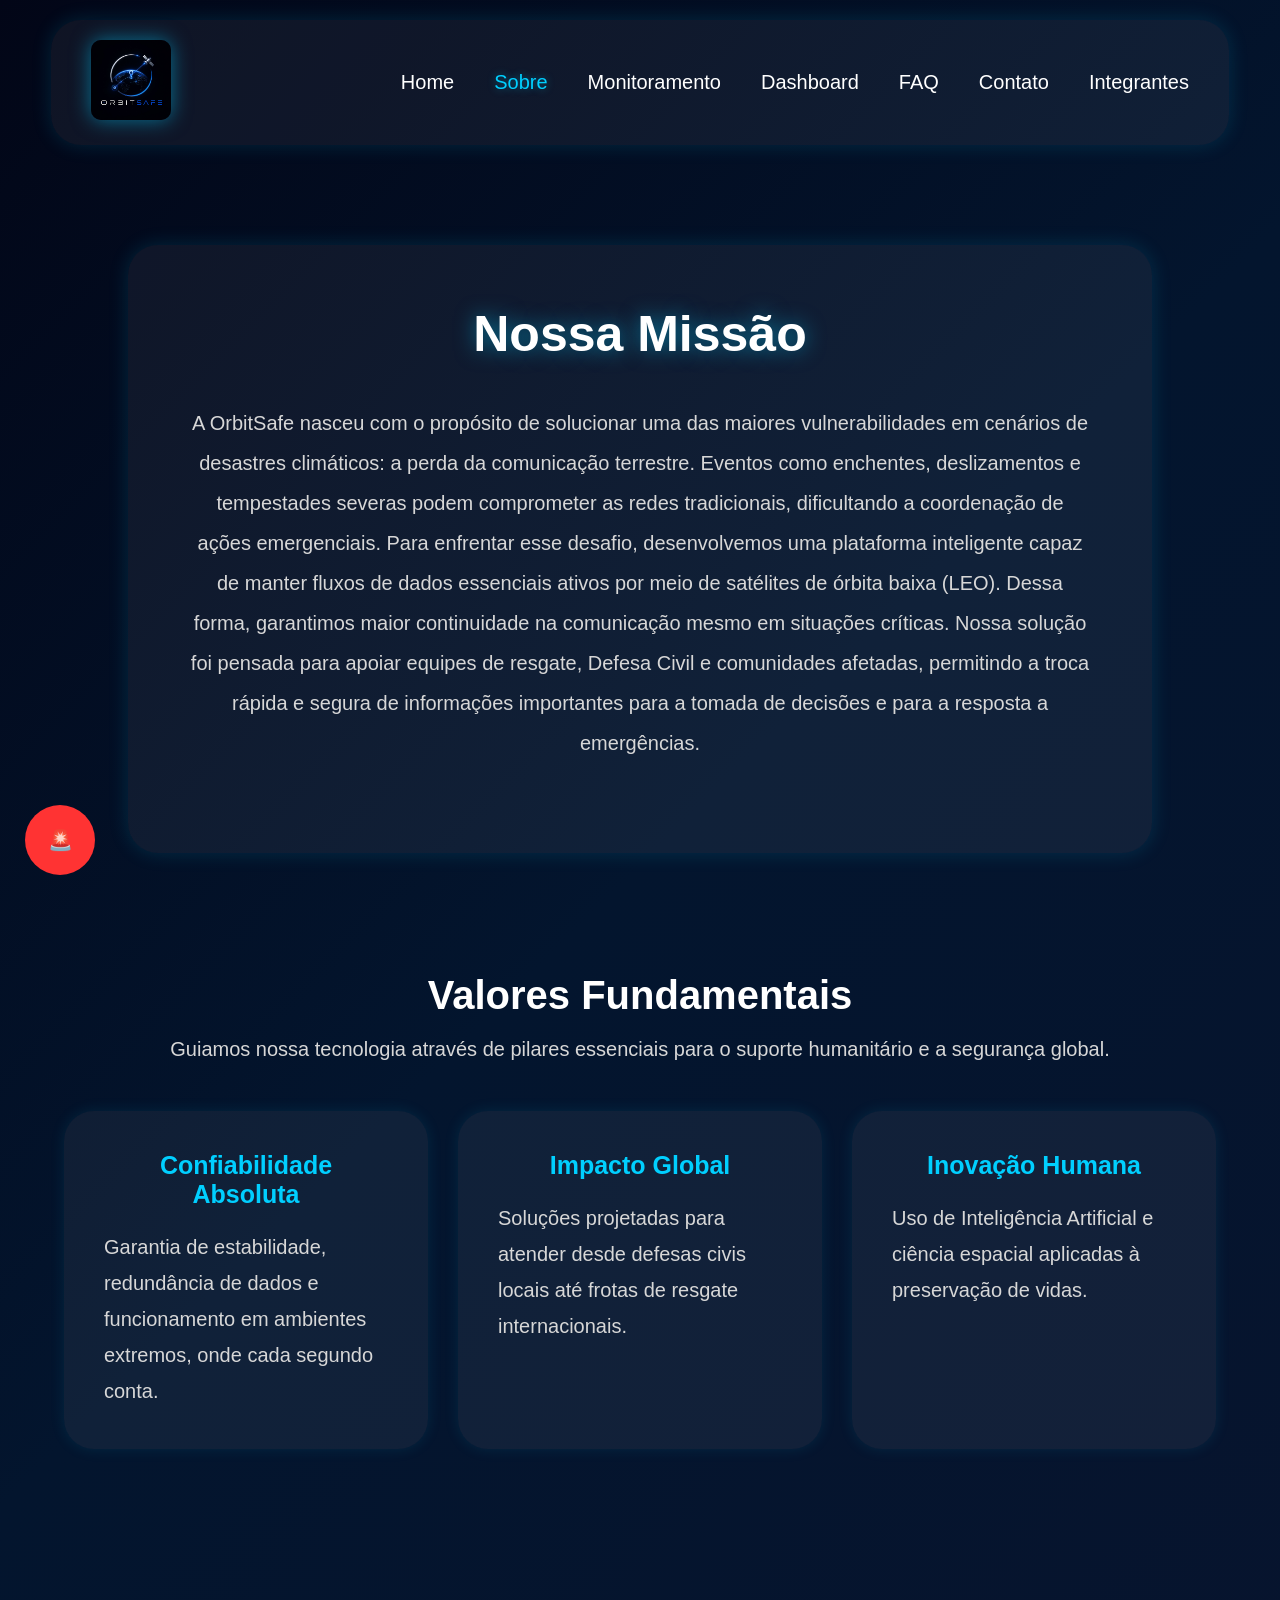
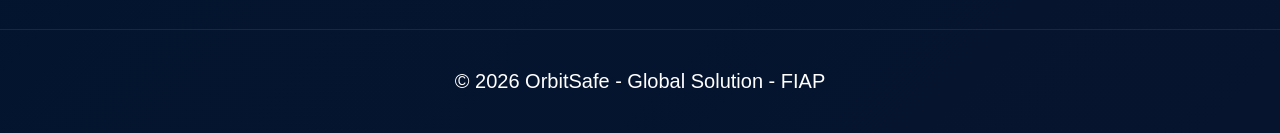
<file: FRONT-END DESIGN ENGINEERING/pages/sobre.html>
<!doctype html>
<html lang="pt-br">
    <!-- Integração do chatbot IBM Watson Assistant -->

    <script>
        window.watsonAssistantChatOptions = {
            integrationID: "79fb87eb-c816-4fd3-aa18-846c47cedc20", // The ID of this integration.
            region: "https://integrations.us-south.assistant.watson.appdomain.cloud", // The region your integration is hosted in.
            serviceInstanceID: "0177986c-b5c0-4d7f-a7f8-b4a819fe3eaa", // The ID of your service instance.
            onLoad: async (instance) => { await instance.render(); }
        };
        setTimeout(function () {
            const t = document.createElement('script');
            t.src = "https://web-chat.global.assistant.watson.appdomain.cloud/versions/" + (window.watsonAssistantChatOptions.clientVersion || 'latest') + "/WatsonAssistantChatEntry.js";
            document.head.appendChild(t);
        });
    </script>

    <!-- Script responsável pelas funcionalidades interativas da página -->

    <script src="../js/script.js"></script>
<head>
    <meta charset="UTF-8">
    <meta name="viewport" content="width=device-width, initial-scale=1.0">
    <title>OrbitSafe - Sobre</title>

    <link rel="stylesheet" href="../css/main.css">
    <link rel="stylesheet" href="../css/sobre.css">
</head>

<body>

    <!-- Cabeçalho principal contendo a logo e o menu de navegação -->

    <header class="cabecalho">

        <nav class="cabecalho__navbar">

            <a href="../index.html" class="cabecalho__logo">
                <img src="../assets/logo.png" alt="Logo OrbitSafe">
            </a>

            <button id="menu-toggle" class="cabecalho__hamburger">
                ☰
            </button>

            <ul class="cabecalho__lista" id="nav-menu">

                <li class="cabecalho__item">
                    <a class="cabecalho__link" href="../index.html">Home</a>
                </li>

                <li class="cabecalho__item">
                    <a class="cabecalho__link cabecalho__link--active" href="./sobre.html">Sobre</a>
                </li>

                <li class="cabecalho__item">
                    <a class="cabecalho__link" href="./monitoramento.html">Monitoramento</a>
                </li>

                <li class="cabecalho__item">
                    <a class="cabecalho__link" href="./dashboard.html">Dashboard</a>
                </li>

                <li class="cabecalho__item">
                    <a class="cabecalho__link" href="./faq.html">FAQ</a>
                </li>

                <li class="cabecalho__item">
                    <a class="cabecalho__link" href="./contato.html">Contato</a>
                </li>

                <li class="cabecalho__item">
                    <a class="cabecalho__link" href="./integrantes.html">Integrantes</a>
                </li>

            </ul>

        </nav>

    </header>

    <!-- Conteúdo principal da página Sobre -->

    <main class="conteudo">

        <!-- Seção que apresenta a missão e o propósito da OrbitSafe -->

        <section class="sobre">

            <div class="sobre__container">

                <h1 class="sobre__title">
                    Nossa Missão
                </h1>

                <p class="sobre__text">
                    A OrbitSafe nasceu com o propósito de solucionar uma das maiores vulnerabilidades em cenários de
                    desastres climáticos: a perda da comunicação terrestre. Eventos como enchentes, deslizamentos e
                    tempestades severas podem comprometer as redes tradicionais, dificultando a coordenação de ações
                    emergenciais.
                    Para enfrentar esse desafio, desenvolvemos uma plataforma inteligente capaz de manter fluxos de
                    dados essenciais ativos por meio de satélites de órbita baixa (LEO). Dessa forma, garantimos maior
                    continuidade na comunicação mesmo em situações críticas.
                    Nossa solução foi pensada para apoiar equipes de resgate, Defesa Civil e comunidades afetadas,
                    permitindo a troca rápida e segura de informações importantes para a tomada de decisões e para a
                    resposta a emergências.
                </p>



            </div>

        </section>

        <!-- Seção que apresenta os valores fundamentais do projeto -->

        <section class="valores">

            <div class="valores__cabecalho">

                <h2 class="valores__title">
                    Valores Fundamentais
                </h2>

                <p class="valores__text">
                    Guiamos nossa tecnologia através de pilares essenciais para o suporte
                    humanitário e a segurança global.
                </p>

            </div>

            <div class="valores__container">

                <!-- Card que destaca a confiabilidade da solução -->

                <section class="valores__card">

                    <h3 class="valores__sub-title">
                        Confiabilidade Absoluta
                    </h3>

                    <p>
                        Garantia de estabilidade, redundância de dados e funcionamento
                        em ambientes extremos, onde cada segundo conta.
                    </p>

                </section>


                <section class="valores__card">

                    <h3 class="valores__sub-title">
                        Impacto Global
                    </h3>

                    <p>
                        Soluções projetadas para atender desde defesas civis locais até
                        frotas de resgate internacionais.
                    </p>

                </section>

                <!-- Card que destaca a inovação tecnológica voltada à preservação de vidas -->

                <section class="valores__card">

                    <h3 class="valores__sub-title">
                        Inovação Humana
                    </h3>

                    <p>
                        Uso de Inteligência Artificial e ciência espacial aplicadas à
                        preservação de vidas.
                    </p>

                </section>

            </div>

        </section>

    </main>

    <!-- Rodapé com informações institucionais do projeto -->

    <footer class="rodape">
        <p>© 2026 OrbitSafe - Global Solution - FIAP</p>
    </footer>

    <!-- Botão de acesso rápido para envio de alertas SOS -->

    <button class="sos-btn" id="abrirSOS">
        🚨 
    </button>

    <!-- Modal utilizado para registrar solicitações de emergência -->

    <div class="sos-modal" id="modalSOS">

        <div class="sos-conteudo">

            <h3>🚨 Emergência</h3>

            <input type="text" id="sos-nome" placeholder="Nome">

            <input type="text" id="sos-localizacao" placeholder="Localização">

            <textarea id="sos-mensagem" placeholder="Descreva a situação"></textarea>

            <button class="sos-enviar" id="enviarSOS">
                Transmitir
            </button>

            <button class="sos-fechar" id="fecharSOS">
                Fechar
            </button>

        </div>

    </div>

    
</body>

</html>
</file>
<file: FRONT-END DESIGN ENGINEERING/css/main.css>
/* ==========================================
   IMPORTAÇÃO DE TODAS AS PÁGINAS DE ESTILIZAÇÃO
========================================== */

@import url('./contato.css');
@import url('./dashboard.css');
@import url('./faq.css');
@import url('./integrantes.css');
@import url('./monitoramento.css');
@import url('./sobre.css');
</file>
<file: FRONT-END DESIGN ENGINEERING/css/contato.css>
/* ==================================================
   SEÇÃO PRINCIPAL DE CONTATO
   ================================================== */

.contato{

    width:100%;

    padding:5rem 2rem;

    display:flex;

    flex-direction:column;

    align-items:center;

    gap:3rem;
}

/* ==================================================
   TÍTULO DA PÁGINA DE CONTATO
   ================================================== */

.contato__titulo{

    text-align:center;
}

.contato__titulo h1{

    font-size:4rem;

    color:#00d2ff;

    margin-bottom:1rem;
}

.contato__titulo p{

    color:#ffffff;
}

/* ==================================================
   FORMULÁRIO DE CONTATO
   ================================================== */

.contato__formulario{

    width:100%;
    max-width:600px;

    background:#081528;

    border:1px solid #00d2ff;

    border-radius:2rem;

    padding:3rem;
}

.contato__formulario form{

    display:flex;

    flex-direction:column;

    gap:2rem;
}

/* ==================================================
   CAMPOS DO FORMULÁRIO
   ================================================== */

.grupo-campo{

    display:flex;

    flex-direction:column;

    gap:.8rem;
}

.grupo-campo label{

    color:#ffffff;
}

.grupo-campo input,
.grupo-campo select,
.grupo-campo textarea{

    padding:1.2rem;

    border:1px solid #334155;

    border-radius:.8rem;

    background:#0b1d38;

    color:#ffffff;
}

/* ==================================================
   VALIDAÇÃO VISUAL DOS CAMPOS
   ================================================== */

input:valid,
textarea:valid{

    border:2px solid #046104;
}

input:invalid,
textarea:invalid{

    border:1px solid #e28484;
}

/* ==================================================
   BOTÃO DE ENVIO DO FORMULÁRIO
   ================================================== */

.btn-principal{

    padding:1.5rem;

    border:none;

    border-radius:1rem;

    background:#00d2ff;

    color:#000;

    font-weight:bold;

    cursor:pointer;
}

.btn-principal:hover{

    background:#32c7f0;
}

/* ==================================================
   RESPONSIVIDADE PARA CELULARES PEQUENOS
   ================================================== */

@media (min-width:320px) and (max-width:425px){

    .contato__titulo h1{

        font-size:3rem;
    }

    .contato__formulario{

        padding:2rem;
    }

}

/* ==================================================
   BOTÃO FLUTUANTE SOS
   ================================================== */

.sos-btn{

    position:fixed;

    bottom:25px;

    left:25px;

    width:70px;

    height:70px;

    border:none;

    border-radius:50%;

    background:#ff3333;

    color:white;

    font-size:2rem;

    cursor:pointer;

    z-index:9999;

}

/* ==================================================
   MODAL DE EMERGÊNCIA SOS
   ================================================== */

.sos-modal{

    display:none;

    position:fixed;

    top:0;
    left:0;

    width:100%;
    height:100%;

    background:rgba(0,0,0,.8);

    justify-content:center;

    align-items:center;

    z-index:10000;

}

/* ==================================================
   CONTEÚDO INTERNO DO MODAL SOS
   ================================================== */

.sos-conteudo{

    width:400px;

    background:#07142e;

    padding:30px;

    border-radius:20px;

    display:flex;

    flex-direction:column;

    gap:15px;

}

.sos-conteudo input,
.sos-conteudo textarea{

    padding:12px;

}

/* ==================================================
   BOTÃO DE ENVIO DO ALERTA SOS
   ================================================== */

.sos-enviar{

    background:#00cfff;

    border:none;

    padding:12px;

    cursor:pointer;

}

/* ==================================================
   BOTÃO DE FECHAMENTO DO MODAL SOS
   ================================================== */

.sos-fechar{

    background:#ff3333;

    border:none;

    padding:12px;

    color:white;

    cursor:pointer;

}

/* ==================================================
   RESPONSIVIDADE GERAL PARA TELAS MENORES
   ================================================== */

@media(max-width:600px){

    html{

        font-size:50%;

    }

    .contato{

        padding:4rem 1rem;

    }

    .contato__titulo h1{

        font-size:3.5rem;

    }

    .contato__titulo p{

        line-height:1.7;

    }

    .contato__formulario{

        width:95%;

        padding:2rem;

    }

    .grupo-campo input,
    .grupo-campo select,
    .grupo-campo textarea{

        padding:1rem;

    }

    .btn-principal{

        padding:1.3rem;

    }

}

/* ==================================================
   EFEITO DE FOCO NOS CAMPOS DO FORMULÁRIO
   ================================================== */

.grupo-campo input:focus,
.grupo-campo select:focus,
.grupo-campo textarea:focus{

    outline:none;

    border:1px solid #00d2ff;

}

/* ==================================================
   EFEITO VISUAL NO FORMULÁRIO
   ================================================== */

.contato__formulario{

    transition:.4s;

}

.contato__formulario:hover{

    box-shadow:
    0 0 30px rgba(0,210,255,.2);

}

/* ==================================================
   EFEITOS VISUAIS DO BOTÃO PRINCIPAL
   ================================================== */

.btn-principal{

    transition:.3s;

}

.btn-principal:hover{

    box-shadow:
    0 0 20px rgba(0,210,255,.4);

}

/* ==================================================
   ESTILIZAÇÃO DOS CAMPOS DO MODAL SOS
   ================================================== */

.sos-conteudo input,
.sos-conteudo textarea{

    background:#0b1d38;

    border:1px solid #334155;

    color:white;

    border-radius:1rem;

}

.sos-conteudo input:focus,
.sos-conteudo textarea:focus{

    outline:none;

    border:1px solid #00cfff;

}

/* ==================================================
   ESTILIZAÇÃO DO BOTÃO ENVIAR SOS
   ================================================== */

.sos-enviar{

    border-radius:1rem;

    font-weight:bold;

    transition:.3s;

}

.sos-enviar:hover{

    background:#32d8ff;

}

/* ==================================================
   ESTILIZAÇÃO DO BOTÃO FECHAR SOS
   ================================================== */

.sos-fechar{

    border-radius:1rem;

    font-weight:bold;

}

/* ==================================================
   BOTÃO SCROLL
================================================== */

html body #scrollTopBtn {
    left: 50%;
    transform: translateX(-50%);
}

html body #scrollTopBtn:hover {
    transform: translateX(-50%) scale(1.1);
    box-shadow: 0 0 15px rgba(0,207,255,0.4);
}

/* ==================================================
   ESTILO PADRÃO DO BOTÃO HAMBÚRGUER
================================================== */
.cabecalho__hamburger {
    display: none; 
    background: none;
    border: none;
    color: #00d2ff; 
    font-size: 3rem;
    cursor: pointer;
    transition: 0.3s;
}

.cabecalho__hamburger:hover {
    transform: scale(1.1);
}

/* ==================================================
   RESPONSIVIDADE DO MENU HAMBÚRGUER
================================================== */
@media (max-width: 900px) {
    .cabecalho__hamburger {
        display: block;
    }

    /* Modifica a barra de navegação para manter o alinhamento com o botão */
    .cabecalho__navbar {
        width: 90%;
        padding: 1.5rem 3rem;
        position: relative; 
    }

    /* Transforma a lista horizontal em um menu suspenso oculto */
    .cabecalho__lista {
        display: none; 
        flex-direction: column;
        position: absolute;
        top: 100%; 
        left: 0;
        width: 100%;
        background-color: rgba(7, 20, 46, 0.95);
        backdrop-filter: blur(15px);
        border: 1px solid rgba(0, 207, 255, 0.2);
        border-radius: 2rem;
        padding: 3rem;
        gap: 2.5rem;
        box-shadow: 0 10px 30px rgba(0,0,0,0.5);
        z-index: 999;
    }

    /* classe ativada quando clicada, mostra o menu */
    .cabecalho__lista.active {
        display: flex;
    }
}

/* ==================================================
   RESPONSIVIDADE GERAL PARA TELAS MENORES
================================================== */
@media(max-width:600px){
    html{
        font-size:50%;
    }

    .contato{
        padding: 4rem 1rem;
    }

    .contato__titulo h1{
        font-size: 3.5rem;
    }

    .contato__titulo p{
        line-height: 1.7;
    }

    .contato__formulario{
        width: 95%;
        padding: 2rem;
    }

    .grupo-campo input,
    .grupo-campo select,
    .grupo-campo textarea{
        padding: 1rem;
    }

    .btn-principal{
        padding: 1.3rem;
    }
}

/* ==================================================
   RESPONSIVIDADE PARA CELULARES PEQUENOS E MODAL SOS (Até 480px)
================================================== */
@media(max-width:480px){
    .contato__titulo h1{
        font-size: 3rem;
    }

    .contato__formulario{
        padding: 2rem;
    }

    .sos-conteudo{
        width: 90%;
        padding: 2rem;
    }

    .sos-btn{
        width: 60px;
        height: 60px;
        font-size: 1.8rem;
    }
}
</file>
<file: FRONT-END DESIGN ENGINEERING/css/dashboard.css>
/* ==================================================
   CONTAINER PRINCIPAL DO DASHBOARD
   ================================================== */

.container-dashboard{

    width:90%;
    max-width:1400px;

    margin:0 auto;

    padding:6rem 0;
}

/* ==================================================
   TÍTULO E DESCRIÇÃO DO DASHBOARD
   ================================================== */

.titulo-dashboard{

    margin-bottom:4rem;

    border-left:5px solid #00cfff;

    padding-left:2rem;
}

.titulo-dashboard h2{

    color:#00cfff;

    font-size:4rem;

    margin-bottom:1rem;
}

.titulo-dashboard p{

    color:#d7d7d7;
}

/* ==================================================
   SISTEMA DE ABAS DO DASHBOARD
   ================================================== */

.abas-dashboard{

    display:flex;

    gap:1.5rem;

    margin-bottom:4rem;
}

.btn-aba{

    padding:1rem 2rem;

    border:none;

    border-radius:1rem;

    background:#0b1d38;

    color:white;

    cursor:pointer;

    transition:.3s;
}

.btn-aba:hover{

    background:#00cfff;

    color:black;
}

.btn-aba.active{

    background:#00cfff;

    color:black;

    font-weight:bold;
}

/* ==================================================
   GRID DE MÉTRICAS PRINCIPAIS
   ================================================== */

.grid-metricas{

    display:grid;

    grid-template-columns:repeat(4,1fr);

    gap:2rem;

    margin-bottom:4rem;
}

.card-metrica{

    background:rgba(255,255,255,.05);

    padding:3rem;

    border-radius:2rem;

    text-align:center;

    box-shadow:0 0 15px rgba(0,207,255,.1);
}

.card-metrica h4{

    margin-bottom:1rem;

    color:#d7d7d7;
}

.valor-metrica{

    font-size:4rem;

    font-weight:bold;

    color:#00cfff;

    margin-bottom:1rem;
}

.tendencia{

    font-size:1.6rem;
}

/* ==================================================
   ÁREA DOS GRÁFICOS
   ================================================== */

.grade-dashboard{

    display:grid;

    grid-template-columns:1fr 1fr;

    gap:3rem;

    margin-bottom:5rem;
}

.bloco-grafico{

    background:rgba(255,255,255,.05);

    padding:2rem;

    border-radius:2rem;

    box-shadow:0 0 15px rgba(0,207,255,.08);
}

.bloco-grafico h3{

    margin-bottom:2rem;

    color:#ffffff;
}

.area-grafico-ficticio{

    background:#081528;

    border:1px dashed #00cfff;

    border-radius:1rem;

    padding:2rem;

    min-height:280px;
}

/* ==================================================
   GRÁFICO DE LINHA (SVG)
   ================================================== */

.chart-svg{

    width:100%;
    height:250px;
}

.chart-grid-line{

    stroke:#334155;

    stroke-width:1;
}

.chart-line{

    fill:none;

    stroke:#00cfff;

    stroke-width:4;
}

.chart-line-bg{

    fill:rgba(0,207,255,.15);
}

/* ==================================================
   GRÁFICO DE BARRAS
   ================================================== */

.bar-wrapper{

    display:flex;

    flex-direction:column;

    align-items:center;

    gap:1rem;
}

.bar{

    width:50px;

    background:#00cfff;

    border-radius:1rem 1rem 0 0;

    position:relative;
}

.bar-value{

    position:absolute;

    top:-30px;

    left:50%;

    transform:translateX(-50%);

    color:white;
}

.bar-label{

    color:white;
}

/* ==================================================
   TABELA DE TRANSMISSÕES ORBITAIS
   ================================================== */

.secao-tabela{

    background:rgba(255,255,255,.05);

    padding:3rem;

    border-radius:2rem;

    margin-bottom:5rem;
}

.secao-tabela h3{

    margin-bottom:2rem;

    color:#00cfff;
}

.tabela-wrapper{

    overflow-x:auto;
}

.tabela-dados{

    width:100%;

    border-collapse:collapse;
}

.tabela-dados th{

    background:#00cfff;

    color:black;

    padding:1.5rem;

    text-align:left;
}

.tabela-dados td{

    padding:1.5rem;

    border-bottom:1px solid rgba(255,255,255,.1);
}

.tabela-dados tr:hover{

    background:rgba(255,255,255,.03);
}

/* ==================================================
   INDICADORES DE STATUS
   ================================================== */

.badge-status{

    padding:.6rem 1.2rem;

    border-radius:2rem;

    font-size:1.4rem;

    font-weight:bold;
}

.ativo{

    background:#008f39;
}

.completo{

    background:#00cfff;

    color:black;
}

/* ==================================================
   GRÁFICO DE BARRAS 
   ================================================== */

.area-grafico-ficticio{

    background:#081528;
    border:1px dashed #00cfff;
    border-radius:2rem;
    padding:1rem;
    min-height:280px;
}

.bar-chart-container {
    position: relative;
    width: 100%;
    height: 300px; 
    padding: 0;
    box-sizing: border-box;
}

.container-grafico-resiliencia {
    position: absolute;
    top: 0;
    left: 0;
    width: 100%;
    height: 100%;
    z-index: 1;
    overflow: hidden;
}

.imagem-grafico-barras {
    width: 100%;
    height: 120%;
    object-fit: fill; 
    display: block;
}

.container-legendas-regiao {
    position: absolute;
    bottom: 5px; 
    left: 0;
    width: 100%;
    padding: 0 50px;
    z-index: 2; 
    
    display: grid;
    grid-template-columns: repeat(5, 1fr); 
    text-align: center;
}

.legenda-item {
    display: block;
    color: #ffffff;
    font-size: 1.4rem;
    font-weight: bold;
    text-shadow: 0 2px 4px rgba(0, 0, 0, 0.9); 
}

.legenda-item span {
    display: block;
    margin-bottom: 2px;
}

.legenda-item small {
    display: block;
    opacity: 0.8;
    font-size: 1.2rem;
}

.bar-wrapper, .bar, .bar-value, .bar-label {
    display: none;
}

/* ==================================================
   BOTÃO SCROLL
================================================== */

html body #scrollTopBtn {
    left: 50%;
    transform: translateX(-50%);
}

html body #scrollTopBtn:hover {
    transform: translateX(-50%) scale(1.1);
    box-shadow: 0 0 15px rgba(0,207,255,0.4);
}

/* ==================================================
   ESTILO PADRÃO DO BOTÃO HAMBÚRGUER (PC/DESKTOP)
================================================== */
.cabecalho__hamburger {
    display: none; 
    background: none;
    border: none;
    color: #00cfff; 
    font-size: 3rem;
    cursor: pointer;
    transition: 0.3s;
}

.cabecalho__hamburger:hover {
    transform: scale(1.1);
}

/* ==================================================
   RESPONSIVIDADE UNIFICADA 
   Ajusta os gráficos do Dashboard para tablets grandes
================================================== */
@media(max-width:1100px){
    .grade-dashboard{
        grid-template-columns:1fr; 
    }
}

/* ==================================================
   RESPONSIVIDADE DO MENU HAMBÚRGUER 
================================================== */
@media (max-width: 900px) {
    /* Exibe o botão de três listras (☰) */
    .cabecalho__hamburger {
        display: block;
    }

    /* Modifica a barra de navegação para manter o alinhamento com o botão */
    .cabecalho__navbar {
        width: 90%;
        padding: 1.5rem 3rem;
        position: relative; 
    }

    /* Transforma a lista horizontal em um menu suspenso oculto */
    .cabecalho__lista {
        display: none; 
        flex-direction: column;
        position: absolute;
        top: 100%; 
        left: 0;
        width: 100%;
        background-color: rgba(7, 20, 46, 0.95);
        backdrop-filter: blur(15px);
        border: 1px solid rgba(0, 207, 255, 0.2);
        border-radius: 2rem;
        padding: 3rem;
        gap: 2.5rem;
        box-shadow: 0 10px 30px rgba(0,0,0,0.5);
        z-index: 999;
    }

    /* classe ativada quando clicada, mostra o menu */
    .cabecalho__lista.active {
        display: flex;
    }

    /* Ajuste fino das métricas para telas desse tamanho */
    .grid-metricas{
        grid-template-columns: 1fr 1fr;
    }
}

/* ==================================================
   RESPONSIVIDADE TOTAL PARA CELULARES 
   Mantém as reduções do seu Dashboard original salvas
================================================== */
@media(max-width:600px){
    html{
        font-size:50%;
    }

    .container-dashboard{
        width:95%;
        padding:4rem 0;
    }

    .titulo-dashboard h2{
        font-size:3rem;
    }

    .titulo-dashboard p{
        line-height:1.7;
    }

    .abas-dashboard{
        flex-direction:column;
    }

    .btn-aba{
        width:100%;
    }

    .grid-metricas{
        grid-template-columns:1fr;
    }

    .card-metrica{
        padding:2.5rem;
    }

    .valor-metrica{
        font-size:3rem;
    }

    .bloco-grafico{
        padding:2rem;
    }

    .area-grafico-ficticio{
        min-height:220px;
    }

    .chart-svg{
        height:180px;
    }

    .bar-chart-container{
        height:180px;
    }

    .bar{
        width:35px;
    }

    .bar-label{
        font-size:1.4rem;
    }

    .secao-tabela{
        padding:2rem;
    }

    .tabela-dados th,
    .tabela-dados td{
        padding:1rem;
        font-size:1.4rem;
    }
}
/* ==========================================
   ESTILIZAÇÃO DO PARÁGRAFO DE DETALHES (SATÉLITES)
========================================== */
.texto-satelite {
    text-align: center;         
    max-width: 850px;           
    margin: 4rem auto 0 auto;   
    line-height: 1.6;           
    color: #e2e8f0;             
}

/* ==================================================
   EFEITOS DE HOVER NOS CARDS E BLOCOS
   ================================================== */

.card-metrica,
.bloco-grafico,
.secao-tabela{

    transition:.4s;

}

.card-metrica:hover,
.bloco-grafico:hover,
.secao-tabela:hover{

    box-shadow:
    0 0 25px rgba(0,207,255,.25);

}

/* ==================================================
   PERSONALIZAÇÃO DA BARRA DE ROLAGEM
   ================================================== */

.tabela-wrapper::-webkit-scrollbar{

    height:8px;

}

.tabela-wrapper::-webkit-scrollbar-thumb{

    background:#00cfff;

    border-radius:1rem;

}

/* ==================================================
   CORES DOS INDICADORES DE TENDÊNCIA
   ================================================== */

.alta{

    color:#34d399;

}

.baixa{

    color:#f87171;

}

.estavel{

    color:#facc15;

}

/* ==================================================
   ANIMAÇÃO DE ENTRADA DOS CARDS
   ================================================== */

.card-metrica{

    animation:fadeCard .8s;
}

@keyframes fadeCard{

    from{

        opacity:0;

        transform:translateY(20px);

    }

    to{

        opacity:1;

        transform:translateY(0);

    }

}
</file>
<file: FRONT-END DESIGN ENGINEERING/css/faq.css>
/* ==================================================
   RESET GLOBAL
   Remove margens e paddings padrões do navegador
================================================== */
*{
    margin:0;
    padding:0;
    box-sizing:border-box;
}

/* ==================================================
   VARIÁVEIS GLOBAIS
   Cores, tamanhos e estilos reutilizados
================================================== */
:root{

    --bg-dark:#020617;
    --bg-card:#07142e;

    --primaary:#00cfff;

    --text-main:#ffffff;

    --titulo-main:5rem;

    --sub-titulo:2.5rem;

}

/* ==================================================
   CONFIGURAÇÕES GERAIS DA PÁGINA
================================================== */
html{

    font-size:62.5%;

}

body{

    font-size:2rem;

    font-family:'Segoe UI',sans-serif;

    background-image:
    linear-gradient(
        135deg,
        #020617,
        #03152e,
        #07142e
    );

    color:var(--text-main);

    overflow-x:hidden;

}

/* ==================================================
   CABEÇALHO E MENU DE NAVEGAÇÃO
================================================== */
.cabecalho{

    width:100%;

    padding:2rem;

}

.cabecalho__navbar{

    width:95%;

    margin:auto;

    display:flex;

    justify-content:space-between;

    align-items:center;

    padding:2rem 4rem;

    background-color:rgba(255,255,255,.05);

    border-radius:3rem;

    box-shadow:
    0 0 20px rgba(0,207,255,.15);

}

/* ==================================================
   LOGO DO PROJETO
================================================== */
.cabecalho__logo img{

    height:8rem;

    border-radius:1rem;

    box-shadow:
    0 0 20px rgba(0,207,255,.5);

}

/* ==================================================
   LISTA DE LINKS DO MENU
================================================== */
.cabecalho__lista{

    display:flex;

    list-style:none;

    gap:4rem;

}

.cabecalho__link{

    text-decoration:none;

    color:white;

    transition:.4s;

}

.cabecalho__link:hover{

    color:var(--primary);

}

/* ==================================================
   CONTAINER PRINCIPAL DA FAQ
================================================== */
.faq{

    width:90%;

    margin:auto;

    padding:8rem 0;

}

/* ==================================================
   TÍTULO DA PÁGINA FAQ
================================================== */
.faq__titulo{

    text-align:center;

    margin-bottom:6rem;

}

.faq__titulo h1{

    font-size:var(--titulo-main);

    margin-bottom:2rem;

    text-shadow:
    0 0 20px rgba(0,207,255,.4);

}

.faq__titulo p{

    color:#d7d7d7;

}

/* ==================================================
   CONTAINER DOS CARDS DE PERGUNTAS
================================================== */
.faq__container{

    display:flex;

    flex-direction:column;

    gap:3rem;

}

/* ==================================================
   CARD INDIVIDUAL DE PERGUNTA E RESPOSTA
================================================== */
.faq__card{

    background-color:rgba(255,255,255,.05);

    padding:4rem;

    border-radius:3rem;

    border-left:6px solid #00cfff;

    transition:.5s;

    box-shadow:
    0 0 15px rgba(0,207,255,.1);

}

/* ==================================================
   EFEITO HOVER DOS CARDS
================================================== */
.faq__card:hover{

    transform:translateY(-5px);

    box-shadow:
    0 0 35px rgba(0,207,255,.25);

}

/* ==================================================
   TÍTULO DAS PERGUNTAS
================================================== */
.faq__card h2{

    color:var(--primary);

    margin-bottom:2rem;

    font-size:var(--sub-titulo);

}

/* ==================================================
   TEXTO DAS RESPOSTAS
================================================== */
.faq__card p{

    color:#d7d7d7;

    line-height:1.8;

}

/* ==================================================
   RODAPÉ DA PÁGINA
================================================== */
.rodape{

    margin-top:8rem;

    padding:4rem;

    text-align:center;

    border-top:1px solid rgba(0,207,255,.15);

}

/* ==================================================
   BOTÃO SCROLL
================================================== */

html body #scrollTopBtn {
    left: 50%;
    transform: translateX(-50%);
}

html body #scrollTopBtn:hover {
    transform: translateX(-50%) scale(1.1);
    box-shadow: 0 0 15px rgba(0,207,255,0.4);
}

/* ==================================================
   ESTILO PADRÃO DO BOTÃO HAMBÚRGUER (PC/DESKTOP)
================================================== */
.cabecalho__hamburger {
    display: none; 
    background: none;
    border: none;
    color: #00cfff; 
    font-size: 3rem;
    cursor: pointer;
    transition: 0.3s;
}

.cabecalho__hamburger:hover {
    transform: scale(1.1);
}

/* ==================================================
   RESPONSIVIDADE DO MENU HAMBÚRGUER
================================================== */
@media (max-width: 900px) {
    /* Exibe o botão de três listras (☰) */
    .cabecalho__hamburger {
        display: block;
    }

    /* Modifica a barra de navegação para manter o alinhamento com o botão */
    .cabecalho__navbar {
        width: 90%;
        padding: 1.5rem 3rem;
        position: relative; 
        flex-direction: row; 
        gap: 0;
    }

    /* Transforma a lista horizontal em um menu suspenso oculto */
    .cabecalho__lista {
        display: none; 
        flex-direction: column;
        position: absolute;
        top: 100%; 
        left: 0;
        width: 100%;
        background-color: rgba(7, 20, 46, 0.95);
        backdrop-filter: blur(15px);
        border: 1px solid rgba(0, 207, 255, 0.2);
        border-radius: 2rem;
        padding: 3rem;
        gap: 2.5rem;
        box-shadow: 0 10px 30px rgba(0,0,0,0.5);
        z-index: 999;
    }

    /* classe ativada quando clicada, mostra o menu */
    .cabecalho__lista.active {
        display: flex;
    }

    .faq__titulo h1 {
        font-size: 4rem;
    }

    .faq__card {
        padding: 3rem;
    }
}

/* ==================================================
   RESPONSIVIDADE GERAL DA FAQ 
================================================== */
@media(max-width:600px){
    html{
        font-size:50%;
    }

    .cabecalho{
        padding:1rem;
    }

    .faq{
        width:95%;
        padding:5rem 0;
    }

    .faq__titulo h1{
        font-size:3.5rem;
    }

    .faq__titulo p{
        line-height:1.7;
    }

    .faq__card{
        padding:2.5rem;
    }

    .faq__card h2{
        font-size:2rem;
        line-height:1.5;
    }

    .faq__card p{
        font-size:1.6rem;
        line-height:1.8;
    }
}

/* ==================================================
   ANIMAÇÃO EXTRA DOS CARDS FAQ
================================================== */
.faq__card{

    transition:.4s;

}

.faq__card:hover{

    transform:translateY(-8px);

}

/* ==================================================
   ESTILIZAÇÃO DOS CAMPOS DO MODAL SOS
================================================== */
.sos-conteudo input,
.sos-conteudo textarea{

    background:#0b1d38;

    border:1px solid #334155;

    border-radius:1rem;

    color:white;

}

.sos-conteudo input:focus,
.sos-conteudo textarea:focus{

    outline:none;

    border:1px solid #00cfff;

}

/* ==================================================
   ESTILO E HOVER DO BOTÃO ENVIAR SOS
================================================== */
.sos-enviar{

    border-radius:1rem;

    font-weight:bold;

    transition:.3s;

}

.sos-enviar:hover{

    background:#37d9ff;

}

/* ==================================================
   ESTILO DO BOTÃO FECHAR SOS
================================================== */
.sos-fechar{

    border-radius:1rem;

    font-weight:bold;

}

/* ==================================================
   AJUSTES EXTRAS PARA TELAS MUITO PEQUENAS
================================================== */
@media(max-width:480px){

    .sos-conteudo{

        width:90%;

        padding:2rem;

    }

    .sos-btn{

        width:60px;

        height:60px;

        font-size:1.8rem;

    }

}
</file>
<file: FRONT-END DESIGN ENGINEERING/css/integrantes.css>
/* ==========================================
   RESET GLOBAL
========================================== */

*{
    margin:0;
    padding:0;
    box-sizing:border-box;
}

/* ==========================================
   VARIÁVEIS GLOBAIS
========================================== */

:root{

    --bg-dark:#020617;
    --primary:#00cfff;
    --text-main:#ffffff;
    --titulo-main:5rem;
    --sub-titulo:2.5rem;

}

/* ==========================================
   CONFIGURAÇÕES GERAIS DA PÁGINA
========================================== */

html{
    font-size:62.5%;
}

body{

    font-size:2rem;
    font-family:'Segoe UI',sans-serif;

    background-image:
    linear-gradient(
        135deg,
        #020617,
        #03152e,
        #07142e
    );

    color:var(--text-main);

}

/* ==========================================
   CABEÇALHO E MENU DE NAVEGAÇÃO
========================================== */

.cabecalho{

    width:100%;
    padding:2rem;

}

.cabecalho__navbar{

    width:95%;
    margin:auto;

    padding:2rem 4rem;

    display:flex;

    justify-content:space-between;
    align-items:center;

    background-color:rgba(255,255,255,.05);

    border-radius:3rem;

    box-shadow:0 0 20px rgba(0,207,255,.15);

}

.cabecalho__logo img{
    height:8rem;
}

.cabecalho__lista{

    display:flex;

    list-style:none;

    gap:4rem;

}

.cabecalho__link{

    text-decoration:none;

    color:white;

    transition:.4s;

}

.cabecalho__link:hover{
    color:var(--primary);
}

/* ==========================================
   SEÇÃO PRINCIPAL DOS INTEGRANTES
========================================== */

.integrantes{

    width:90%;

    margin:auto;

    padding:8rem 0;

}

/* ==========================================
   TÍTULO DA PÁGINA
========================================== */

.integrantes__titulo{

    text-align:center;

    margin-bottom:6rem;

}

.integrantes__titulo h1{

    font-size:var(--titulo-main);

    margin-bottom:2rem;

}

.integrantes__titulo p{
    color:#d7d7d7;
}

/* ==========================================
   GRID DOS CARDS DOS INTEGRANTES
========================================== */

.integrantes__container{

    display:grid;

    grid-template-columns:1fr 1fr 1fr;

    gap:3rem;

}

/* ==========================================
   CARD INDIVIDUAL DE CADA INTEGRANTE
========================================== */

.integrante{

    background-color:rgba(255,255,255,.05);

    padding:4rem;

    border-radius:3rem;

    text-align:center;

    box-shadow:0 0 15px rgba(0,207,255,.1);

    transition:.5s;

}

.integrante:hover{
    box-shadow:0 0 35px rgba(0,207,255,.25);
}

/* ==========================================
   FOTO DO INTEGRANTE
========================================== */

.integrante img{

    width:18rem;
    height:18rem;

    border-radius:50%;

    object-fit:cover;

    margin-bottom:2rem;

}

/* ==========================================
   INFORMAÇÕES DO INTEGRANTE
========================================== */

.integrante h2{

    color:var(--primary);

    font-size:2.3rem;

    margin-bottom:1.5rem;

}

.integrante p{

    margin-bottom:1rem;

    color:#d7d7d7;

}

/* ==========================================
   LINKS (GITHUB E LINKEDIN)
========================================== */

.integrante__links{

    display:flex;

    justify-content:center;

    gap:2rem;

    margin-top:2rem;

}

.integrante__links img{

    width:5rem;

    height:5rem;

    border-radius:0;

    transition:.4s;

}

.integrante__links img:hover{
    transform:scale(1.1);
}

/* ==========================================
   SEÇÃO DO REPOSITÓRIO GITHUB
========================================== */

.repositorio{

    width:100%;

    max-width:900px;

    margin:6rem auto 0 auto;

    padding:4rem;

    text-align:center;

    background-color:rgba(255,255,255,.05);

    border-radius:3rem;

    box-shadow:0 0 15px rgba(0,207,255,.1);

}

.repositorio h2{

    color:var(--primary);

    font-size:3rem;

    margin-bottom:2rem;

}

.repositorio p{

    color:#d7d7d7;

    margin-bottom:3rem;

}

/* ==========================================
   BOTÃO DE ACESSO AO REPOSITÓRIO
========================================== */

.repositorio__botao{

    display:inline-block;

    padding:1.5rem 3rem;

    background-color:var(--primary);

    color:#020617;

    text-decoration:none;

    font-weight:bold;

    border-radius:1rem;

    transition:.4s;

}

.repositorio__botao:hover{

    transform:scale(1.05);

    box-shadow:0 0 20px rgba(0,207,255,.4);

}

/* ==========================================
   RODAPÉ
========================================== */

.rodape{

    padding:4rem;

    text-align:center;

    border-top:1px solid rgba(0,207,255,.15);

}

/* ==================================================
   BOTÃO SCROLL
================================================== */

html body #scrollTopBtn {
    left: 50%;
    transform: translateX(-50%);
}

html body #scrollTopBtn:hover {
    transform: translateX(-50%) scale(1.1);
    box-shadow: 0 0 15px rgba(0,207,255,0.4);
}

/* ==========================================
   ESTILO PADRÃO DO BOTÃO HAMBÚRGUER (PC/DESKTOP)
========================================== */
.cabecalho__hamburger {
    display: none; 
    background: none;
    border: none;
    color: var(--primary); 
    font-size: 3rem;
    cursor: pointer;
    transition: 0.3s;
}

.cabecalho__hamburger:hover {
    transform: scale(1.1);
}

/* ==========================================
   RESPONSIVIDADE DO MENU HAMBÚRGUER 
========================================== */
@media (max-width: 900px) {
    /* Exibe o botão de três listras (☰) */
    .cabecalho__hamburger {
        display: block;
    }

    /* Modifica a barra de navegação para manter o alinhamento com o botão */
    .cabecalho__navbar {
        width: 90%;
        padding: 1.5rem 3rem;
        position: relative; 
        flex-direction: row; 
        gap: 0;
    }

    /* Transforma a lista horizontal em um menu suspenso oculto */
    .cabecalho__lista {
        display: none; 
        flex-direction: column;
        position: absolute;
        top: 100%; 
        left: 0;
        width: 100%;
        background-color: rgba(7, 20, 46, 0.95);
        backdrop-filter: blur(15px);
        border: 1px solid rgba(0, 207, 255, 0.2);
        border-radius: 2rem;
        padding: 3rem;
        gap: 2.5rem;
        box-shadow: 0 10px 30px rgba(0,0,0,0.5);
        z-index: 999;
    }

    /* CLASSE ATIVADA PELO JAVASCRIPT: Quando clicado, mostra o menu */
    .cabecalho__lista.active {
        display: flex;
    }

    /* Mantém os ajustes de grid originais da sua página de integrantes */
    .integrantes__container {
        grid-template-columns: 1fr;
    }

    .integrantes__titulo h1 {
        font-size: 4rem;
    }

    .repositorio {
        padding: 2.5rem;
    }
}

/* ==========================================
   RESPONSIVIDADE GERAL PARA CELULARES 
========================================== */
@media(max-width:600px){
    html{
        font-size:50%;
    }

    .cabecalho {
        padding: 1rem;
    }

    .integrantes {
        width: 95%;
        padding: 5rem 0;
    }

    .integrantes__titulo h1{
        font-size: 3.5rem;
    }

    .integrantes__titulo p{
        line-height: 1.7;
    }

    .integrante{
        padding: 3rem;
    }

    .integrante img{
        width: 15rem;
        height: 15rem;
    }

    .integrante h2{
        font-size: 2rem;
    }

    .integrante__links img{
        width: 4rem;
        height: 4rem;
    }

    .repositorio {
        width: 95%;
        padding: 3rem 2rem;
    }

    .repositorio h2{
        font-size: 2.5rem;
    }
}

/* ==========================================
   ANIMAÇÕES E EFEITOS VISUAIS
========================================== */

.integrante{
    transition:.4s;
}

.integrante:hover{
    transform:translateY(-8px);
}

.integrante img{
    transition:.4s;
}

.integrante:hover img{

    box-shadow:
    0 0 30px rgba(0,207,255,.5);

}

.repositorio{
    transition:.4s;
}

.repositorio:hover{

    box-shadow:
    0 0 30px rgba(0,207,255,.25);

}

/* ==========================================
   ESTILIZAÇÃO DOS CAMPOS DO SOS
========================================== */

.sos-conteudo input,
.sos-conteudo textarea{

    background:#0b1d38;

    border:1px solid #334155;

    border-radius:1rem;

    color:white;

}

.sos-conteudo input:focus,
.sos-conteudo textarea:focus{

    outline:none;

    border:1px solid #00cfff;

}

.sos-enviar{

    border-radius:1rem;

    font-weight:bold;

    transition:.3s;

}

.sos-enviar:hover{
    background:#35dcff;
}

.sos-fechar{

    border-radius:1rem;

    font-weight:bold;

}

/* ==========================================
   AJUSTES FINAIS PARA TELAS PEQUENAS
========================================== */

@media(max-width:480px){

    .sos-conteudo{

        width:90%;

        padding:2rem;

    }

    .sos-btn{

        width:60px;
        height:60px;

        font-size:1.8rem;

    }

}
</file>
<file: FRONT-END DESIGN ENGINEERING/css/login.css>
/* ==================================================
   RESET GLOBAL & VARIÁVEIS 
================================================== */
* {
    margin: 0;
    padding: 0;
    box-sizing: border-box;
}

:root {
    --bg-dark: #020617;
    --bg-card: rgba(7, 20, 46, .75);
    --primary: #00cfff;
    --text-main: #ffffff;
    --sub-titulo: 2.5rem;
    --titulo-main: 8rem;
}

html {
    font-size: 62.5%;
}

body {
    font-size: 2rem;
    font-family: 'Segoe UI', sans-serif;
    color: var(--text-main);
    background-color: var(--bg-dark);
    overflow-x: hidden;
    display: flex;
    flex-direction: column;
    min-height: 100vh;
}

/* Camada escura de fundo padrão do projeto */
body::before {
    content: "";
    position: fixed;
    top: 0;
    left: 0;
    width: 100%;
    height: 100%;
    background-image: linear-gradient(rgba(2, 6, 23, .80), rgba(2, 6, 23, .85));
    z-index: -1;
}

/* ==================================================
   ESTILOS DO CABEÇALHO 
================================================== */
.cabecalho {
    width: 100%;
    padding: 2rem;
}

.cabecalho__navbar {
    width: 95%;
    margin: auto;
    display: flex;
    justify-content: space-between;
    align-items: center;
    padding: 2rem 4rem;
    border-radius: 4rem;
    border: 1px solid rgba(0, 207, 255, .20);
    background-color: rgba(255, 255, 255, .05);
    backdrop-filter: blur(10px);
}

.cabecalho__logo img {
    height: 8rem;
    border-radius: 1rem;
    box-shadow: 0 0 20px rgba(0, 207, 255, .5);
}

.cabecalho__lista {
    list-style: none;
    display: flex;
    gap: 4rem;
}

.cabecalho__link {
    color: white;
    text-decoration: none;
    transition: .4s;
}

.cabecalho__link:hover {
    color: var(--primary);
}

.cabecalho__hamburger {
    display: none; 
    background: none;
    border: none;
    color: var(--primary);
    font-size: 3rem;
    cursor: pointer;
    transition: 0.3s;
}

/* ==================================================
   WRAPPER PRINCIPAL 
================================================== */
.auth-wrapper {
    width: 80%;
    margin: 1.5rem auto; 
    background-color: rgba(255, 255, 255, .05); 
    padding: 2rem; 
    border-radius: 3rem;
    box-shadow: 0 0 20px rgba(0, 207, 255, .15);
    display: flex;
    flex-direction: column;
    align-items: center;
    box-sizing: border-box;
}

/* ==================================================
   TEXTOS
================================================== */
.auth-header {
    width: 100%;
    text-align: center;
    margin-bottom: 1.5rem; 
}

.auth-header__title {
    font-size: 5rem; 
    font-weight: bold;
    color: var(--text-main);
    text-shadow: 0 0 20px rgba(0, 207, 255, .5); 
    margin-bottom: 1.5rem;
}

.auth-header__subtitle {
    text-align: center;
    line-height: 2; 
    color: #d7d7d7;
    font-size: 2rem;
    max-width: 90rem;
    margin: 0 auto;
}

/* ==================================================
   CONTAINER E CARDS DE LOGIN / CADASTRO
================================================== */
.auth-container {
    display: flex;
    justify-content: center;
    align-items: stretch;
    gap: 4rem;
    width: 100%;
    box-sizing: border-box;
}

.auth-card {
    background-color: var(--bg-card);
    padding: 2rem 3.5rem;
    border-radius: 3rem;
    border: 1px solid rgba(0, 207, 255, .15);
    backdrop-filter: blur(10px);
    flex: 1;
    min-width: 300px;
    max-width: 460px;
    text-align: center;
    transition: .5s;
}

.auth-card:hover {
    transform: translateY(-5px);
    box-shadow: 0 0 35px rgba(0, 207, 255, .25);
    border-color: rgba(0, 207, 255, 0.4);
}

.auth-card h2 {
    font-size: var(--sub-titulo);
    color: var(--primary);
    margin-bottom: 3rem;
    font-weight: bold;
    text-transform: uppercase;
}

.form-group {
    margin-bottom: 2.2rem;
    text-align: left;
}

.form-group label {
    color: #d7d7d7;
    display: block;
    margin-bottom: 0.8rem;
    font-size: 1.6rem;
}

.form-group input {
    width: 100%;
    padding: 1.4rem;
    background: rgba(2, 6, 23, 0.7);
    border: 1px solid rgba(0, 207, 255, 0.2);
    border-radius: 1rem;
    color: var(--text-main);
    font-size: 1.6rem;
    box-sizing: border-box;
}

.form-group input:focus {
    outline: none;
    border-color: var(--primary);
}

.btn-auth {
    width: 100%;
    padding: 1.4rem;
    background-image: linear-gradient(135deg, #00cfff, #38bdf8);
    border: none;
    border-radius: 5rem;
    color: #020617;
    font-size: 1.6rem;
    font-weight: bold;
    cursor: pointer;
    transition: .4s;
}

.btn-auth:hover {
    box-shadow: 0 0 30px rgba(0, 207, 255, .7);
}

.btn-cadastro {
    background: transparent;
    background-image: none;
    border: 2px solid var(--primary);
    color: var(--primary);
}

.btn-cadastro:hover {
    background: var(--primary);
    color: #020617;
}

.msg-feedback {
    font-size: 1.5rem;
    margin-top: 1.5rem;
    display: none;
}
.erro { color: #ff4444; }
.sucesso { color: #00ff88; }

/* ==================================================
   BOTÃO VOLTAR 
================================================== */
.btn-voltar-container {
    margin-top: 1rem;
    text-align: center;
    width: 100%;
}

.btn-voltar {
    display: inline-block;
    padding: 1.5rem 4rem;
    color: #fff;
    text-decoration: none;
    font-size: 1.6rem;
    font-weight: bold;
    border: 1px solid rgba(0, 207, 255, 0.2);
    background-color: rgba(255, 255, 255, .05);
    border-radius: 5rem;
    transition: .4s;
}

.btn-voltar:hover {
    color: var(--primary);
    border-color: var(--primary);
    box-shadow: 0 0 15px rgba(0, 207, 255, 0.2);
}

/* ==================================================
   BOTÃO SCROLL
================================================== */

html body #scrollTopBtn {
    left: 50%;
    transform: translateX(-50%);
}

html body #scrollTopBtn:hover {
    transform: translateX(-50%) scale(1.1);
    box-shadow: 0 0 15px rgba(0,207,255,0.4);
}

/* ==================================================
   RESPONSIVIDADE
================================================== */

/* Dispositivos Médios (Tablets e telas até 900px) */
@media (max-width: 900px) {
    .cabecalho {
        position: relative;
        z-index: 999999 !important; 
    }

    .cabecalho__hamburger {
        display: block;
    }

    .cabecalho__navbar {
        width: 90%;
        position: relative; 
        z-index: 999999 !important;
    }

    .cabecalho__lista {
        display: none; 
        flex-direction: column;
        position: absolute;
        top: 100%;
        left: 0;
        width: 100%;
        background-color: #07142e !important; 
        backdrop-filter: blur(15px);
        border: 1px solid rgba(0, 207, 255, 0.2);
        border-radius: 2rem;
        padding: 3rem;
        gap: 2.5rem;
        z-index: 999999 !important; 
    }

    .cabecalho__lista.active {
        display: flex;
    }

    .auth-wrapper {
        width: 90%;
        padding: 3rem 2rem;
        margin: 2rem auto;
        position: relative;
        z-index: 1; 
    }

    .auth-header__title {
        font-size: 4rem;
    }

    .auth-container {
        flex-direction: column;
        align-items: center;
        gap: 3rem;
    }

    .auth-card {
        width: 100%;
        max-width: 100%;
        padding: 2.5rem 2rem;
    }
}

/* Dispositivos Pequenos (Celulares até 480px) */
@media (max-width: 480px) {
    .auth-wrapper {
        width: 95%;
        padding: 2rem 1.5rem;
    }

    .auth-header__title {
        font-size: 3.2rem; 
        margin-bottom: 1rem;
    }

    .auth-header__subtitle {
        font-size: 1.5rem;
        line-height: 1.4;
    }

    .auth-card h2 {
        font-size: 1.8rem;
        margin-bottom: 1.2rem;
    }

    .form-group label {
        font-size: 1.3rem;
    }

    .form-group input {
        font-size: 1.3rem;
        padding: 0.8rem;
    }

    .btn-auth {
        font-size: 1.4rem;
        padding: 1rem;
    }

    .btn-voltar {
        font-size: 1.4rem;
        padding: 1.2rem 3rem;
    }
}
</file>
<file: FRONT-END DESIGN ENGINEERING/css/monitoramento.css>
/* ==========================================
   RESET GLOBAL
========================================== */
*{
    margin:0;
    padding:0;
    box-sizing:border-box;
}

/* ==========================================
   VARIÁVEIS GLOBAIS
========================================== */
:root{
    --bg-dark:#020617;
    --bg-card:#07142e;
    --primary:#00cfff;
    --text-main:#ffffff;
    --titulo-main:5rem;
    --sub-titulo:2.5rem;
}

/* ==========================================
   CONFIGURAÇÕES GERAIS DA PÁGINA
========================================== */
html{
    font-size:62.5%;
}

body{
    font-size:2rem;
    font-family:'Segoe UI',sans-serif;
    background-image:
    linear-gradient(
        135deg,
        #020617,
        #03152e,
        #07142e
    );
    color:var(--text-main);
    overflow-x:hidden;
}

/* ==========================================
   CABEÇALHO E MENU DE NAVEGAÇÃO
========================================== */
.cabecalho{
    width:100%;
    padding:2rem;
}

.cabecalho__navbar{
    width:95%;
    margin:auto;
    display:flex;
    justify-content:space-between;
    align-items:center;
    padding:2rem 4rem;
    background-color:rgba(255,255,255,.05);
    border-radius:3rem;
    box-shadow:0 0 20px rgba(0,207,255,.15);
}

.cabecalho__logo img{
    height:8rem;
    border-radius:1rem;
    box-shadow:0 0 20px rgba(0,207,255,.5);
}

.cabecalho__lista{
    display:flex;
    list-style:none;
    gap:4rem;
}

.cabecalho__link{
    text-decoration:none;
    color:white;
    transition:.4s;
}

.cabecalho__link:hover{
    color:var(--primary);
}

/* ==========================================
   CONTAINER PRINCIPAL DA PÁGINA
========================================== */
.container-monitoramento{
    width:90%;
    margin:auto;
    padding:8rem 0;
}

/* ==========================================
   TÍTULO PRINCIPAL
========================================== */
.titulo-central{
    text-align:center;
    margin-bottom:6rem;
}

.titulo-central h1{
    font-size:var(--titulo-main);
    margin-bottom:2rem;
    text-shadow:0 0 20px rgba(0,207,255,.4);
}

.titulo-central p{
    color:#d7d7d7;
}

/* ==========================================
   CARDS DE INDICADORES
========================================== */
.cards-indicadores{
    display:grid;
    grid-template-columns:1fr 1fr 1fr;
    gap:3rem;
    margin-bottom:6rem;
}

.card{
    background-color:rgba(255,255,255,.05);
    padding:4rem;
    border-radius:3rem;
    box-shadow:0 0 15px rgba(0,207,255,.1);
    transition:.5s;
}

.card:hover{
    box-shadow:0 0 35px rgba(0,207,255,.25);
}

.card h3{
    color:var(--primary);
    margin-bottom:2rem;
}

.numero{
    font-size:3rem;
    font-weight:bold;
    margin-bottom:1rem;
}

.status{
    color:#d7d7d7;
}

/* ==========================================
   GRADE PRINCIPAL DO PAINEL
========================================== */
.painel-grade{
    display:grid;
    grid-template-columns:1fr 1fr;
    gap:4rem;
    margin-bottom: 6rem;
}

/* ==========================================
   BLOCO DO MAPA / RADAR
========================================== */
.bloco-mapa{
    background-color:rgba(255,255,255,.05);
    padding:4rem;
    border-radius:3rem;
    box-shadow:0 0 15px rgba(0,207,255,.1);
}

.bloco-mapa h2{
    color:var(--primary);
    margin-bottom:3rem;
}

/* ==========================================
   ÁREA VISUAL DO RADAR
========================================== */
.mapa-ficticio{
    display:flex;
    justify-content:center;
    align-items:center;
}

.radar-container{
    width:350px;
    height:350px;
    border:2px solid rgba(0,207,255,.4);
    border-radius:50%;
    position:relative;
    overflow:hidden;
}

/* ==========================================
   ANÉIS DO RADAR
========================================== */
.radar-ring{
    position:absolute;
    border:1px solid rgba(0,207,255,.25);
    border-radius:50%;
}

.radar-ring:nth-child(1){
    width:100px;
    height:100px;
    top:125px;
    left:125px;
}

.radar-ring:nth-child(2){
    width:200px;
    height:200px;
    top:75px;
    left:75px;
}

.radar-ring:nth-child(3){
    width:300px;
    height:300px;
    top:25px;
    left:25px;
}

/* ==========================================
   EIXOS DO RADAR
========================================== */
.radar-axis-h{
    position:absolute;
    width:100%;
    height:1px;
    background:rgba(0,207,255,.2);
    top:50%;
}

.radar-axis-v{
    position:absolute;
    width:1px;
    height:100%;
    background:rgba(0,207,255,.2);
    left:50%;
}

/* ==========================================
   FEIXE GIRATÓRIO DO RADAR
========================================== */
.radar-sweep{
    position:absolute;
    width:50%;
    height:2px;
    background:#00cfff;
    top:50%;
    left:50%;
    transform-origin:left center;
    animation:radar 4s linear infinite;
    box-shadow:0 0 20px #00cfff;
}

/* ==========================================
   ANIMAÇÃO DO RADAR
========================================== */
@keyframes radar{
    from{ transform:rotate(0deg); }
    to{ transform:rotate(360deg); }
}

/* ==========================================
   BLOCO DE OCORRÊNCIAS E ALERTAS
========================================== */
.bloco-ocorrencias{
    background-color:rgba(255,255,255,.05);
    padding:4rem;
    border-radius:3rem;
    box-shadow:0 0 15px rgba(0,207,255,.1);
}

.bloco-ocorrencias h2{
    color:var(--primary);
    margin-bottom:3rem;
}

/* ==========================================
   LISTA DE ALERTAS
========================================== */
.lista-alertas{
    list-style:none;
    display:flex;
    flex-direction:column;
    gap:2rem;
}

.alerta{
    padding:3rem;
    border-radius:2rem;
    color:white;
}

/* ==========================================
   NÍVEIS DE ALERTA
========================================== */
.critico{
    background-color:#4a0d0d;
    border-left:6px solid red;
}

.moderado{
    background-color:#4d3a00;
    border-left:6px solid orange;
}

.informativo{
    background-color:#08243f;
    border-left:6px solid #00cfff;
}

/* ==========================================
   ESTILIZAÇÃO DO PARÁGRAFO DE DETALHES (SATÉLITES)
========================================== */
.texto-satelite {
    text-align: center;         
    max-width: 850px;           
    margin: 4rem auto 0 auto;   
    line-height: 1.6;           
    color: #e2e8f0;             
}

/* ==========================================
   PAINEL DE STATUS ORBITAL
========================================== */
.painel-status-orbital {
    margin-bottom: 6rem;
}

.painel-status-orbital h2 {
    color: var(--primary);
    font-size: 3rem;
    margin-bottom: 3rem;
    text-align: center;
    text-shadow: 0 0 15px rgba(0,207,255,0.3);
}

.orbita-grid {
    display: grid;
    grid-template-columns: repeat(4, 1fr);
    gap: 2rem;
}

.satelite-status {
    background: rgba(255,255,255,0.05);
    border: 1px solid rgba(0,207,255,0.15);
    border-radius: 2rem;
    padding: 3rem 2rem;
    text-align: center;
    transition: 0.4s;
    position: relative;
    overflow: hidden;
}

.satelite-status::before {
    content: "";
    position: absolute;
    top: 0;
    left: -100%;
    width: 100%;
    height: 2px;
    background: linear-gradient(90deg, transparent, #00cfff, transparent);
    animation: scanLine 3s linear infinite;
}

@keyframes scanLine {
    0% { left: -100%; }
    100% { left: 100%; }
}

.satelite-status:hover {
    box-shadow: 0 0 30px rgba(0,207,255,0.2);
    transform: translateY(-5px);
    border-color: rgba(0,207,255,0.4);
}

.satelite-icone {
    font-size: 4rem;
    margin-bottom: 1.5rem;
    animation: floatSat 3s ease-in-out infinite;
}

@keyframes floatSat {
    0%, 100% { transform: translateY(0); }
    50% { transform: translateY(-8px); }
}

.satelite-status h3 {
    color: #ffffff;
    font-size: 2rem;
    margin-bottom: 1rem;
}

.orbita-info {
    color: #94a3b8;
    font-size: 1.5rem;
    margin-bottom: 0.5rem;
}

.badge-orbital {
    display: inline-block;
    padding: 0.5rem 1.5rem;
    border-radius: 2rem;
    font-size: 1.3rem;
    font-weight: bold;
    margin-top: 1rem;
}

.badge-orbital.online {
    background: rgba(0,207,100,0.15);
    color: #00ff7f;
    border: 1px solid rgba(0,207,100,0.3);
}

.badge-orbital.manutencao {
    background: rgba(255,170,0,0.15);
    color: #ffaa00;
    border: 1px solid rgba(255,170,0,0.3);
}

/* ==========================================
   PAINEL DE TELEMETRIA
========================================== */
.painel-telemetria {
    margin-bottom: 6rem;
}

.painel-telemetria h2 {
    color: var(--primary);
    font-size: 3rem;
    margin-bottom: 3rem;
    text-align: center;
    text-shadow: 0 0 15px rgba(0,207,255,0.3);
}

.telemetria-grid {
    display: grid;
    grid-template-columns: repeat(4, 1fr);
    gap: 2rem;
}

.telemetria-item {
    background: rgba(255,255,255,0.05);
    border: 1px solid rgba(0,207,255,0.1);
    border-radius: 2rem;
    padding: 3rem 2rem;
    text-align: center;
    transition: 0.4s;
}

.telemetria-item:hover {
    box-shadow: 0 0 25px rgba(0,207,255,0.15);
    transform: translateY(-4px);
}

.telemetria-icone {
    font-size: 3.5rem;
    display: block;
    margin-bottom: 1.5rem;
}

.telemetria-item h4 {
    color: #ffffff;
    font-size: 1.8rem;
    margin-bottom: 1.5rem;
}

.barra-progresso {
    width: 100%;
    height: 8px;
    background: #1e293b;
    border-radius: 1rem;
    overflow: hidden;
    margin-bottom: 1rem;
}

.barra-preenchida {
    height: 100%;
    background: linear-gradient(90deg, #00cfff, #38bdf8);
    border-radius: 1rem;
    transition: width 1.5s cubic-bezier(0.4,0,0.2,1);
    box-shadow: 0 0 8px rgba(0,207,255,0.4);
}

.barra-temp {
    background: linear-gradient(90deg, #22d3ee, #06b6d4) !important;
}

.telemetria-item p {
    color: #94a3b8;
    font-size: 1.4rem;
}

/* ==========================================
   PAINEL DE COBERTURA GLOBAL
========================================== */
.painel-cobertura-global {
    margin-bottom: 6rem;
}

.painel-cobertura-global h2 {
    color: var(--primary);
    font-size: 3rem;
    margin-bottom: 3rem;
    text-align: center;
    text-shadow: 0 0 15px rgba(0,207,255,0.3);
}

.cobertura-container {
    display: grid;
    grid-template-columns: repeat(4, 1fr);
    gap: 3rem;
}

.cobertura-item {
    text-align: center;
    transition: 0.4s;
}

.cobertura-item:hover {
    transform: translateY(-5px);
}

.cobertura-circulo {
    position: relative;
    width: 120px;
    height: 120px;
    margin: 0 auto 1.5rem;
}

.cobertura-svg {
    width: 100%;
    height: 100%;
    transform: rotate(0deg);
    filter: drop-shadow(0 0 6px rgba(0,207,255,0.3));
}

.cobertura-valor {
    position: absolute;
    top: 50%;
    left: 50%;
    transform: translate(-50%, -50%);
    font-size: 2.2rem;
    font-weight: bold;
    color: #ffffff;
}

.cobertura-item p {
    color: #d7d7d7;
    font-size: 1.8rem;
    font-weight: bold;
}

/* ==========================================
   RODAPÉ
========================================== */
.rodape{
    margin-top:8rem;
    padding:4rem;
    text-align:center;
    border-top:1px solid rgba(0,207,255,.15);
}

/* ==================================================
   BOTÃO SCROLL
================================================== */

html body #scrollTopBtn {
    left: 50%;
    transform: translateX(-50%);
}

html body #scrollTopBtn:hover {
    transform: translateX(-50%) scale(1.1);
    box-shadow: 0 0 15px rgba(0,207,255,0.4);
}

/* ==========================================
   ESTILO PADRÃO DO BOTÃO HAMBÚRGUER (PC/DESKTOP)
========================================== */
.cabecalho__hamburger {
    display: none; 
    background: none;
    border: none;
    color: var(--primary); 
    font-size: 3rem;
    cursor: pointer;
    transition: 0.3s;
}

.cabecalho__hamburger:hover {
    transform: scale(1.1);
}

/* ==========================================
   RESPONSIVIDADE DO MENU HAMBÚRGUER 
========================================== */
@media (max-width: 900px) {
    /* Exibe o botão de três listras (☰) */
    .cabecalho__hamburger {
        display: block;
    }

    /* Modifica a barra de navegação para manter o alinhamento com o botão */
    .cabecalho__navbar {
        width: 90%;
        padding: 1.5rem 3rem;
        position: relative; 
        flex-direction: row; 
        gap: 0;
    }

    /* Transforma a lista horizontal em um menu suspenso oculto */
    .cabecalho__lista {
        display: none; 
        flex-direction: column;
        position: absolute;
        top: 100%; 
        left: 0;
        width: 100%;
        background-color: rgba(7, 20, 46, 0.95);
        backdrop-filter: blur(15px);
        border: 1px solid rgba(0, 207, 255, 0.2);
        border-radius: 2rem;
        padding: 3rem;
        gap: 2.5rem;
        box-shadow: 0 10px 30px rgba(0,0,0,0.5);
        z-index: 999;
    }

    /* CLASSE ATIVADA PELO JAVASCRIPT: Quando clicado, mostra o menu */
    .cabecalho__lista.active {
        display: flex;
    }

    /* Suas configurações originais do painel de monitoramento para tablets */
    .cards-indicadores {
        grid-template-columns: 1fr;
    }

    .painel-grade {
        grid-template-columns: 1fr;
    }

    .radar-container {
        width: 280px;
        height: 280px;
    }

    .texto-satelite {
        width: 100%;
        padding: 0 2rem;
    }

    .orbita-grid {
        grid-template-columns: 1fr 1fr;
    }

    .telemetria-grid {
        grid-template-columns: 1fr 1fr;
    }

    .cobertura-container {
        grid-template-columns: 1fr 1fr;
    }
}

/* ==========================================
   RESPONSIVIDADE GERAL PARA CELULARES 
========================================== */
@media(max-width:600px){
    html {
        font-size: 50%;
    }

    .cabecalho {
        padding: 1rem;
    }

    .titulo-central h1 {
        font-size: 3.5rem;
    }

    .container-monitoramento {
        width: 95%;
        padding: 5rem 0;
    }

    .cards-indicadores {
        grid-template-columns: 1fr;
    }

    .painel-grade {
        grid-template-columns: 1fr;
    }

    .card,
    .bloco-mapa,
    .bloco-ocorrencias {
        padding: 3rem;
    }

    .radar-container {
        width: 230px;
        height: 230px;
    }

    .radar-ring:nth-child(1) {
        width: 70px;
        height: 70px;
        top: 80px;
        left: 80px;
    }

    .radar-ring:nth-child(2) {
        width: 140px;
        height: 140px;
        top: 45px;
        left: 45px;
    }

    .radar-ring:nth-child(3) {
        width: 210px;
        height: 210px;
        top: 10px;
        left: 10px;
    }

    .alerta {
        padding: 2rem;
    }

    .rodape {
        margin-top: 5rem;
        padding: 3rem;
    }
}

/* ==========================================
   ESTILIZAÇÃO DOS CAMPOS DO SOS
========================================== */
.sos-conteudo input,
.sos-conteudo textarea{
    background:#0b1d38;
    border:1px solid #334155;
    color:white;
    border-radius:1rem;
}

.sos-conteudo input:focus,
.sos-conteudo textarea:focus{
    outline:none;
    border:1px solid #00cfff;
}

/* ==========================================
   EFEITOS DOS BOTÕES SOS
========================================== */
.sos-enviar{
    border-radius:1rem;
    font-weight:bold;
    transition:.3s;
}

.sos-enviar:hover{
    background:#38dfff;
}

.sos-fechar{
    border-radius:1rem;
    font-weight:bold;
}

/* ==========================================
   AJUSTES FINAIS PARA TELAS PEQUENAS
========================================== */
@media(max-width:480px){
    .sos-conteudo{
        width:90%;
        padding:2rem;
    }
    .sos-btn{
        width:60px;
        height:60px;
        font-size:1.8rem;
    }
}
</file>
<file: FRONT-END DESIGN ENGINEERING/css/sobre.css>
/* =========================================
   RESET E CONFIGURAÇÕES GERAIS
========================================= */

*{
    margin:0;
    padding:0;
    box-sizing:border-box;
}

/* Variáveis globais do projeto */
:root{

    --bg-dark:#020617;
    --bg-card:#07142e;

    --primary:#00cfff;

    --text-main:#ffffff;

    --titulo-main:5rem;

    --sub-titulo:2.5rem;

}

/* Define base de cálculo para REM */
html{
    font-size:62.5%;
}

/* Configurações gerais da página */
body{

    font-size:2rem;

    font-family:'Segoe UI',sans-serif;

    background-image:
    linear-gradient(
        135deg,
        #020617,
        #03152e,
        #07142e
    );

    color:var(--text-main);

    overflow-x:hidden;

}



/* =========================================
   CABEÇALHO E MENU DE NAVEGAÇÃO
========================================= */

.cabecalho{

    width:100%;

    padding:2rem;

}

.cabecalho__navbar{

    width:95%;

    margin:auto;

    display:flex;

    justify-content:space-between;

    align-items:center;

    padding:2rem 4rem;

    background-color:rgba(255,255,255,.05);

    border-radius:3rem;

    box-shadow:
    0 0 20px rgba(0,207,255,.15);

}

/* Logo principal */
.cabecalho__logo img{

    height:8rem;

    box-shadow:
    0 0 20px rgba(0,207,255,.5);

    border-radius:1rem;

}

/* Lista de navegação */
.cabecalho__lista{

    display:flex;

    gap:4rem;

    list-style:none;

}

/* Links do menu */
.cabecalho__link{

    text-decoration:none;

    color:white;

    transition:.4s;

}

.cabecalho__link:hover{

    color:var(--primary);

}



/* =========================================
   SEÇÃO SOBRE O PROJETO
========================================= */

.sobre{

    width:100%;

    padding:8rem 0;

}

/* Container principal da seção */
.sobre__container{

    width:80%;

    margin:auto;

    background-color:rgba(255,255,255,.05);

    padding:6rem;

    border-radius:3rem;

    box-shadow:
    0 0 20px rgba(0,207,255,.15);

}

/* Título principal */
.sobre__title{

    font-size:var(--titulo-main);

    text-align:center;

    margin-bottom:4rem;

    text-shadow:
    0 0 20px rgba(0,207,255,.5);

}

/* Texto explicativo */
.sobre__text{

    text-align:center;

    line-height:2;

    color:#d7d7d7;

    margin-bottom:3rem;

}



/* =========================================
   SEÇÃO DE VALORES
========================================= */

.valores{

    width:100%;

    padding:4rem 0 10rem 0;

}

/* Cabeçalho da seção */
.valores__cabecalho{

    text-align:center;

    margin-bottom:5rem;

}

/* Título da seção */
.valores__title{

    font-size:4rem;

    margin-bottom:2rem;

}

/* Texto introdutório */
.valores__text{

    color:#d7d7d7;

}

/* Grid dos cards */
.valores__container{

    width:90%;

    margin:auto;

    display:grid;

    grid-template-columns:1fr 1fr 1fr;

    gap:3rem;

}

/* Card individual */
.valores__card{

    background-color:rgba(255,255,255,.05);

    padding:4rem;

    border-radius:3rem;

    transition:.5s;

    box-shadow:
    0 0 15px rgba(0,207,255,.1);

}

.valores__card:hover{

    box-shadow:
    0 0 35px rgba(0,207,255,.25);

}

/* Subtítulo dos cards */
.valores__sub-title{

    color:var(--primary);

    font-size:var(--sub-titulo);

    margin-bottom:2rem;

    text-align:center;

}

/* Texto dos cards */
.valores__card p{

    color:#d7d7d7;

    line-height:1.8;

}



/* =========================================
   RODAPÉ
========================================= */

.rodape{

    padding:4rem;

    text-align:center;

    border-top:1px solid rgba(0,207,255,.15);

}



/* =========================================
   BOTÃO SOS E MODAL DE EMERGÊNCIA
========================================= */

/* Botão flutuante SOS */
.sos-btn{

    position:fixed;

    bottom:25px;

    left:25px;

    width:70px;

    height:70px;

    border:none;

    border-radius:50%;

    background:#ff3333;

    color:white;

    font-size:2rem;

    cursor:pointer;

    z-index:9999;

}

/* Fundo escurecido do modal */
.sos-modal{

    display:none;

    position:fixed;

    top:0;
    left:0;

    width:100%;
    height:100%;

    background:rgba(0,0,0,.8);

    justify-content:center;

    align-items:center;

    z-index:10000;

}

/* Caixa do formulário SOS */
.sos-conteudo{

    width:400px;

    background:#07142e;

    padding:30px;

    border-radius:20px;

    display:flex;

    flex-direction:column;

    gap:15px;

}

/* Campos do formulário */
.sos-conteudo input,
.sos-conteudo textarea{

    padding:12px;

}

/* Botão enviar */
.sos-enviar{

    background:#00cfff;

    border:none;

    padding:12px;

    cursor:pointer;

}

/* Botão fechar */
.sos-fechar{

    background:#ff3333;

    border:none;

    padding:12px;

    color:white;

    cursor:pointer;

/* ==================================================
   BOTÃO SCROLL
================================================== */

html body #scrollTopBtn {
    left: 50%;
    transform: translateX(-50%);
}

html body #scrollTopBtn:hover {
    transform: translateX(-50%) scale(1.1);
    box-shadow: 0 0 15px rgba(0,207,255,0.4);
}

}
/* ==========================================
   ESTILO PADRÃO DO BOTÃO HAMBÚRGUER (PC/DESKTOP)
========================================== */
.cabecalho__hamburger {
    display: none; 
    background: none;
    border: none;
    color: var(--primary);
    font-size: 3rem;
    cursor: pointer;
    transition: 0.3s;
}

.cabecalho__hamburger:hover {
    transform: scale(1.1);
}

/* ==========================================
   RESPONSIVIDADE DO MENU HAMBÚRGUER 
========================================== */
@media (max-width: 900px) {
    .cabecalho__hamburger {
        display: block;
    }

    /* Ajusta o alinhamento horizontal do topo */
    .cabecalho__navbar {
        width: 90%;
        padding: 1.5rem 3rem;
        position: relative; 
        flex-direction: row;
        gap: 0;
    }

    /* Recolhe e esconde a lista principal para o formato hambúrguer */
    .cabecalho__lista {
        display: none; 
        flex-direction: column;
        position: absolute;
        top: 100%;
        left: 0;
        width: 100%;
        background-color: rgba(7, 20, 46, 0.95);
        backdrop-filter: blur(15px);
        border: 1px solid rgba(0, 207, 255, 0.2);
        border-radius: 2rem;
        padding: 3rem;
        gap: 2.5rem;
        box-shadow: 0 10px 30px rgba(0,0,0,0.5);
        z-index: 999;
    }

    /* Ativado dinamicamente via JS ao clicar no botão */
    .cabecalho__lista.active {
        display: flex;
    }

    /* Layout da sua página Sobre mantido intacto para tablets */
    .valores__container {
        grid-template-columns: 1fr;
    }

    .sobre__container {
        width: 90%;
    }

    .sobre__title {
        font-size: 4rem;
    }
}

/* ==========================================
   RESPONSIVIDADE GERAL PARA CELULARES 
========================================== */
@media(max-width:480px){
    html {
        font-size: 50%;
    }

    .cabecalho {
        padding: 1rem;
    }

    .cabecalho__navbar {
        padding: 2rem;
    }

    .cabecalho__logo img {
        height: 6rem;
    }

    .sobre {
        padding: 5rem 0;
    }

    .sobre__container {
        width: 95%;
        padding: 3rem;
    }

    .sobre__title {
        font-size: 3.5rem;
    }

    .sobre__text {
        font-size: 1.6rem;
        line-height: 1.8;
    }

    .valores {
        padding: 4rem 0;
    }

    .valores__title {
        font-size: 3rem;
    }

    .valores__container {
        width: 95%;
        grid-template-columns: 1fr;
    }

    .valores__card {
        padding: 3rem;
    }

    .valores__sub-title {
        font-size: 2rem;
    }

    .sos-conteudo {
        width: 90%;
        padding: 2rem;
    }

    .sos-btn {
        width: 60px;
        height: 60px;
        font-size: 1.6rem;
    }
}
</file>
